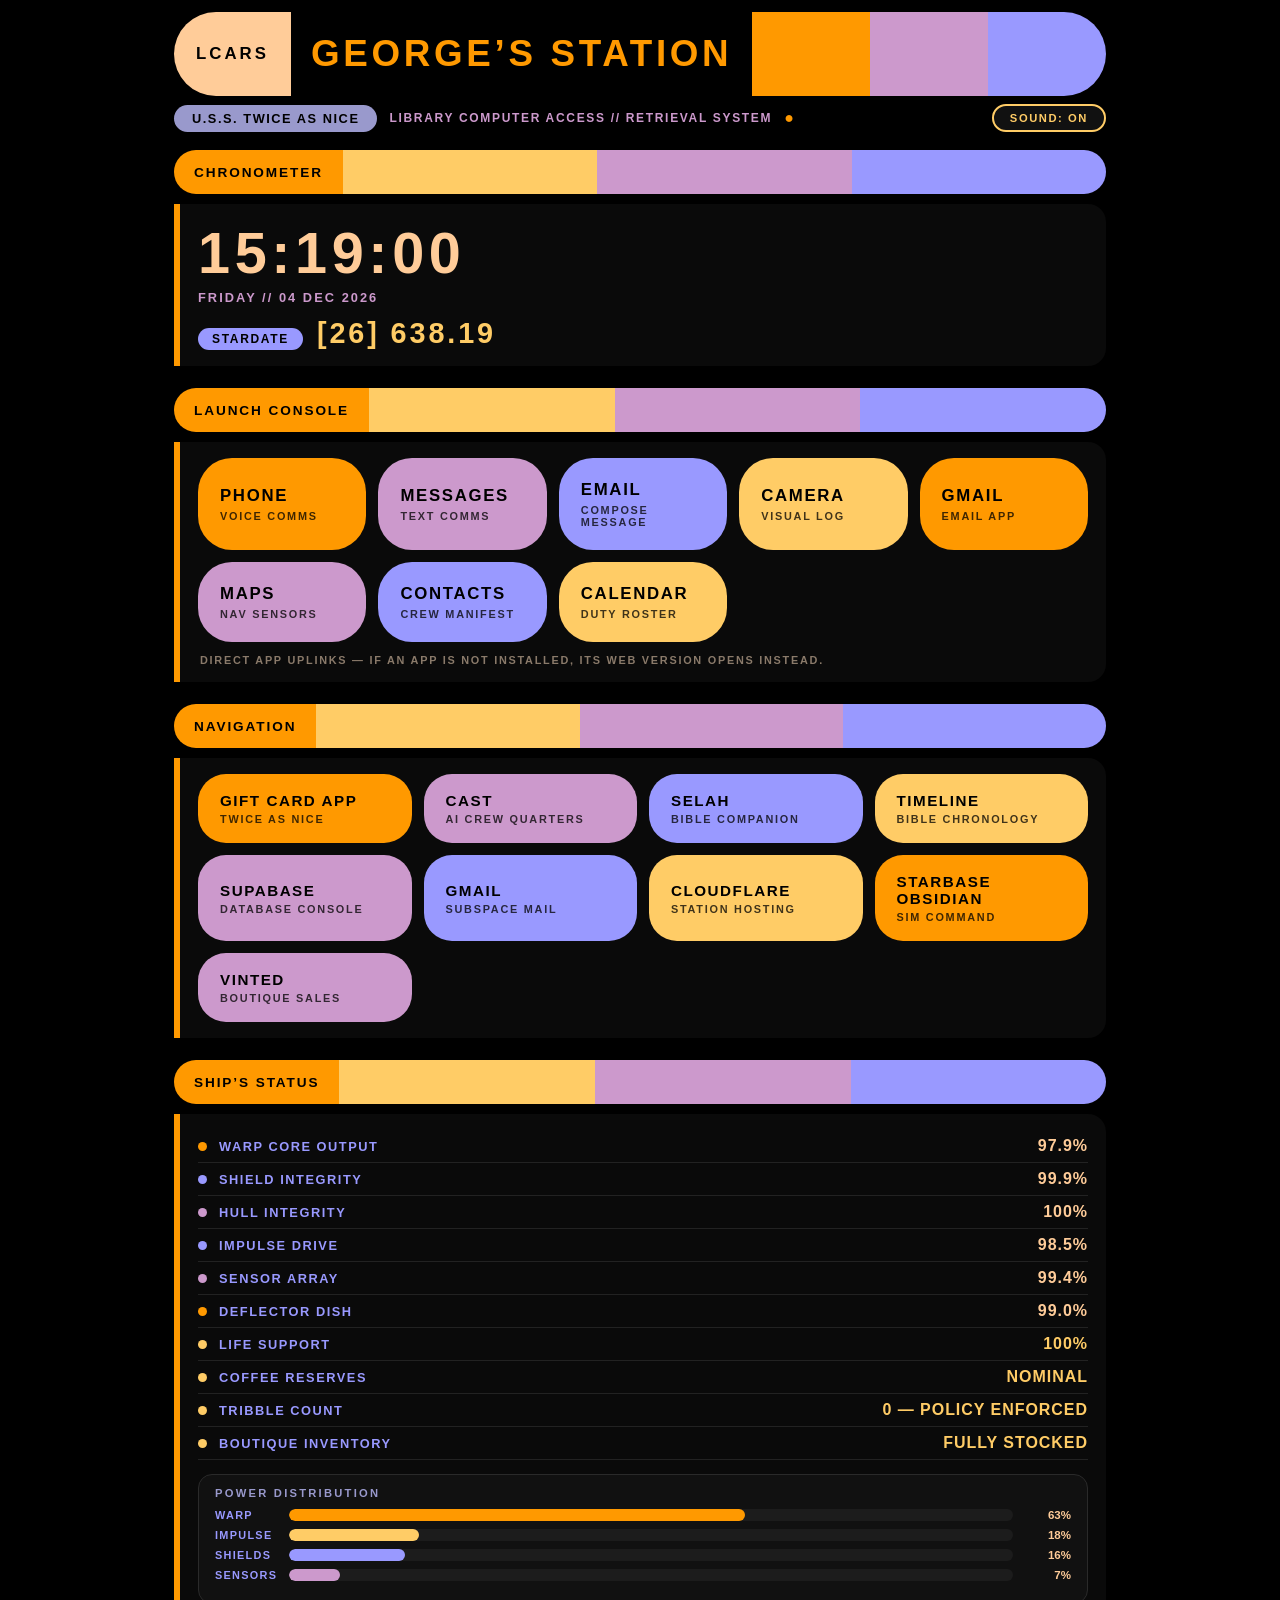
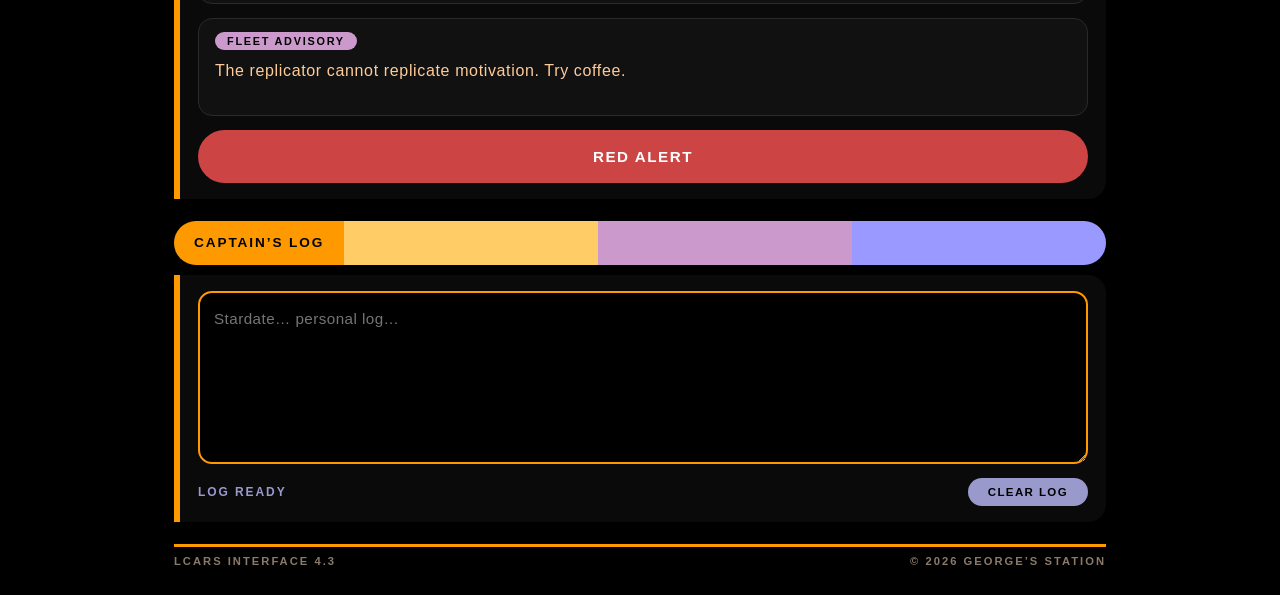
<file: index.html>
<!DOCTYPE html>
<html lang="en">
<head>
<meta charset="UTF-8">
<meta name="viewport" content="width=device-width, initial-scale=1.0">
<title>George's Station &mdash; LCARS</title>
<meta name="theme-color" content="#000000">
<link rel="manifest" href="manifest.json">
<link rel="icon" type="image/svg+xml" href="icon.svg">
<link rel="apple-touch-icon" href="https://files.catbox.moe/0svatu.png">
<link rel="stylesheet" href="styles.css?v=4">
</head>
<body>
<div class="boot-overlay" id="bootOverlay" aria-hidden="true">
  <div class="boot-text">INITIALIZING LCARS INTERFACE<span class="blink">&hellip;</span></div>
</div>

<div class="station">

  <header class="lcars-header">
    <div class="hdr-cap">LCARS</div>
    <div class="hdr-title">GEORGE&rsquo;S STATION</div>
    <div class="hdr-segs"><div class="s1"></div><div class="s2"></div><div class="s3"></div></div>
  </header>
  <div class="hdr-sub">
    <span class="hs-pill">U.S.S. TWICE AS NICE</span>
    <span class="hs-text">LIBRARY COMPUTER ACCESS // RETRIEVAL SYSTEM</span>
    <span class="blink hs-dot" aria-hidden="true">&#9679;</span>
    <button class="snd-toggle" id="soundBtn" type="button" aria-pressed="true">SOUND: ON</button>
  </div>

  <main>

    <section class="panel">
      <div class="panel-head">
        <span class="ph-pill">CHRONOMETER</span>
        <div class="ph-bar"><div class="b1"></div><div class="b2"></div><div class="b3"></div></div>
      </div>
      <div class="panel-body chrono">
        <div class="clock" id="clock">--:--:--</div>
        <div class="date-line" id="dateLine">AWAITING TEMPORAL SYNC</div>
        <div class="stardate-row">
          <span class="sd-label">STARDATE</span>
          <span class="stardate" id="stardate">[--] ---.--</span>
        </div>
      </div>
    </section>

    <section class="panel">
      <div class="panel-head">
        <span class="ph-pill">LAUNCH CONSOLE</span>
        <div class="ph-bar"><div class="b1"></div><div class="b2"></div><div class="b3"></div></div>
      </div>
      <div class="panel-body">
        <nav class="link-grid launch-grid">
          <a class="lcars-btn c-orange" href="tel:">PHONE<span class="btn-sub">VOICE COMMS</span></a>
          <a class="lcars-btn c-purple" href="sms:">MESSAGES<span class="btn-sub">TEXT COMMS</span></a>
          <a class="lcars-btn c-peri" href="mailto:">EMAIL<span class="btn-sub">COMPOSE MESSAGE</span></a>
          <a class="lcars-btn c-tan" href="intent:#Intent;action=android.media.action.STILL_IMAGE_CAMERA;S.browser_fallback_url=https%3A%2F%2Fphotos.google.com%2F;end">CAMERA<span class="btn-sub">VISUAL LOG</span></a>
          <a class="lcars-btn c-orange" href="intent:#Intent;action=android.intent.action.MAIN;category=android.intent.category.APP_EMAIL;S.browser_fallback_url=https%3A%2F%2Fmail.google.com%2F;end">GMAIL<span class="btn-sub">EMAIL APP</span></a>
          <a class="lcars-btn c-purple" href="intent:#Intent;action=android.intent.action.MAIN;category=android.intent.category.APP_MAPS;S.browser_fallback_url=https%3A%2F%2Fmaps.google.com%2F;end">MAPS<span class="btn-sub">NAV SENSORS</span></a>
          <a class="lcars-btn c-peri" href="intent:#Intent;action=android.intent.action.MAIN;category=android.intent.category.APP_CONTACTS;S.browser_fallback_url=https%3A%2F%2Fcontacts.google.com%2F;end">CONTACTS<span class="btn-sub">CREW MANIFEST</span></a>
          <a class="lcars-btn c-tan" href="intent:#Intent;action=android.intent.action.MAIN;category=android.intent.category.APP_CALENDAR;S.browser_fallback_url=https%3A%2F%2Fcalendar.google.com%2F;end">CALENDAR<span class="btn-sub">DUTY ROSTER</span></a>
        </nav>
        <p class="launch-note">DIRECT APP UPLINKS &mdash; IF AN APP IS NOT INSTALLED, ITS WEB VERSION OPENS INSTEAD.</p>
      </div>
    </section>

    <section class="panel">
      <div class="panel-head">
        <span class="ph-pill">NAVIGATION</span>
        <div class="ph-bar"><div class="b1"></div><div class="b2"></div><div class="b3"></div></div>
      </div>
      <div class="panel-body">
        <nav class="link-grid">
          <a class="lcars-btn c-orange" href="https://thomasgdg6-jpg.github.io/twice-as-nice-gift-cards/" target="_blank" rel="noopener">GIFT CARD APP<span class="btn-sub">TWICE AS NICE</span></a>
          <a class="lcars-btn c-purple" href="https://thomasgdg6-jpg.github.io/lcars-start-page/cast/" target="_blank" rel="noopener">CAST<span class="btn-sub">AI CREW QUARTERS</span></a>
          <a class="lcars-btn c-peri" href="https://thomasgdg6-jpg.github.io/lcars-start-page/selah/" target="_blank" rel="noopener">SELAH<span class="btn-sub">BIBLE COMPANION</span></a>
          <a class="lcars-btn c-tan" href="https://thomasgdg6-jpg.github.io/lcars-start-page/timeline/" target="_blank" rel="noopener">TIMELINE<span class="btn-sub">BIBLE CHRONOLOGY</span></a>
          <a class="lcars-btn c-purple" href="https://supabase.com/dashboard/project/pxnskbpjwxshnlbufmgi" target="_blank" rel="noopener">SUPABASE<span class="btn-sub">DATABASE CONSOLE</span></a>
          <a class="lcars-btn c-peri" href="https://mail.google.com/" target="_blank" rel="noopener">GMAIL<span class="btn-sub">SUBSPACE MAIL</span></a>
          <a class="lcars-btn c-tan" href="https://dash.cloudflare.com/" target="_blank" rel="noopener">CLOUDFLARE<span class="btn-sub">STATION HOSTING</span></a>
          <a class="lcars-btn c-orange" href="https://starbaseobsidian.com" target="_blank" rel="noopener">STARBASE OBSIDIAN<span class="btn-sub">SIM COMMAND</span></a>
          <a class="lcars-btn c-purple" href="https://www.vinted.com" target="_blank" rel="noopener">VINTED<span class="btn-sub">BOUTIQUE SALES</span></a>
        </nav>
      </div>
    </section>

    <section class="panel">
      <div class="panel-head">
        <span class="ph-pill">SHIP&rsquo;S STATUS</span>
        <div class="ph-bar"><div class="b1"></div><div class="b2"></div><div class="b3"></div></div>
      </div>
      <div class="panel-body">
        <div class="stat-row"><span class="stat-dot" aria-hidden="true"></span><span class="stat-label">WARP CORE OUTPUT</span><span class="stat-val" id="warpLevel">--</span></div>
        <div class="stat-row"><span class="stat-dot d2" aria-hidden="true"></span><span class="stat-label">SHIELD INTEGRITY</span><span class="stat-val" id="shieldLevel">--</span></div>
        <div class="stat-row"><span class="stat-dot d3" aria-hidden="true"></span><span class="stat-label">HULL INTEGRITY</span><span class="stat-val" id="hullLevel">--</span></div>
        <div class="stat-row"><span class="stat-dot d2" aria-hidden="true"></span><span class="stat-label">IMPULSE DRIVE</span><span class="stat-val" id="impulseLevel">--</span></div>
        <div class="stat-row"><span class="stat-dot d3" aria-hidden="true"></span><span class="stat-label">SENSOR ARRAY</span><span class="stat-val" id="sensorLevel">--</span></div>
        <div class="stat-row"><span class="stat-dot" aria-hidden="true"></span><span class="stat-label">DEFLECTOR DISH</span><span class="stat-val" id="deflectorLevel">--</span></div>
        <div class="stat-row"><span class="stat-dot ok" aria-hidden="true"></span><span class="stat-label">LIFE SUPPORT</span><span class="stat-val ok">100%</span></div>
        <div class="stat-row"><span class="stat-dot ok" aria-hidden="true"></span><span class="stat-label">COFFEE RESERVES</span><span class="stat-val ok">NOMINAL</span></div>
        <div class="stat-row"><span class="stat-dot ok" aria-hidden="true"></span><span class="stat-label">TRIBBLE COUNT</span><span class="stat-val ok">0 &mdash; POLICY ENFORCED</span></div>
        <div class="stat-row"><span class="stat-dot ok" aria-hidden="true"></span><span class="stat-label">BOUTIQUE INVENTORY</span><span class="stat-val ok">FULLY STOCKED</span></div>

        <div class="pwr-block">
          <div class="pwr-title">POWER DISTRIBUTION</div>
          <div class="pwr-row"><span class="pwr-label">WARP</span><div class="pwr-bar"><div class="pwr-fill f-warp" id="pwrWarp"></div></div><span class="pwr-val" id="pwrWarpVal">--</span></div>
          <div class="pwr-row"><span class="pwr-label">IMPULSE</span><div class="pwr-bar"><div class="pwr-fill f-impulse" id="pwrImpulse"></div></div><span class="pwr-val" id="pwrImpulseVal">--</span></div>
          <div class="pwr-row"><span class="pwr-label">SHIELDS</span><div class="pwr-bar"><div class="pwr-fill f-shield" id="pwrShield"></div></div><span class="pwr-val" id="pwrShieldVal">--</span></div>
          <div class="pwr-row"><span class="pwr-label">SENSORS</span><div class="pwr-bar"><div class="pwr-fill f-sensor" id="pwrSensor"></div></div><span class="pwr-val" id="pwrSensorVal">--</span></div>
        </div>

        <div class="tip-box">
          <span class="tip-label">FLEET ADVISORY</span>
          <p class="tip-text" id="tipText">STANDING BY FOR ADVISORY UPLINK&hellip;</p>
        </div>
        <button class="lcars-btn c-red alert-btn" id="alertBtn" type="button">RED ALERT</button>
      </div>
    </section>

    <section class="panel">
      <div class="panel-head">
        <span class="ph-pill">CAPTAIN&rsquo;S LOG</span>
        <div class="ph-bar"><div class="b1"></div><div class="b2"></div><div class="b3"></div></div>
      </div>
      <div class="panel-body">
        <textarea id="captainsLog" rows="6" placeholder="Stardate&hellip; personal log&hellip;"></textarea>
        <div class="log-foot">
          <span class="log-status" id="logStatus">LOG READY</span>
          <button class="mini-btn" id="clearLog" type="button">CLEAR LOG</button>
        </div>
      </div>
    </section>

  </main>

  <footer class="foot">
    <span>LCARS INTERFACE 4.3</span>
    <span>&copy; <span id="year">2026</span> GEORGE&rsquo;S STATION</span>
  </footer>

</div>
<script src="app.js?v=3"></script>
</body>
</html>
</file>
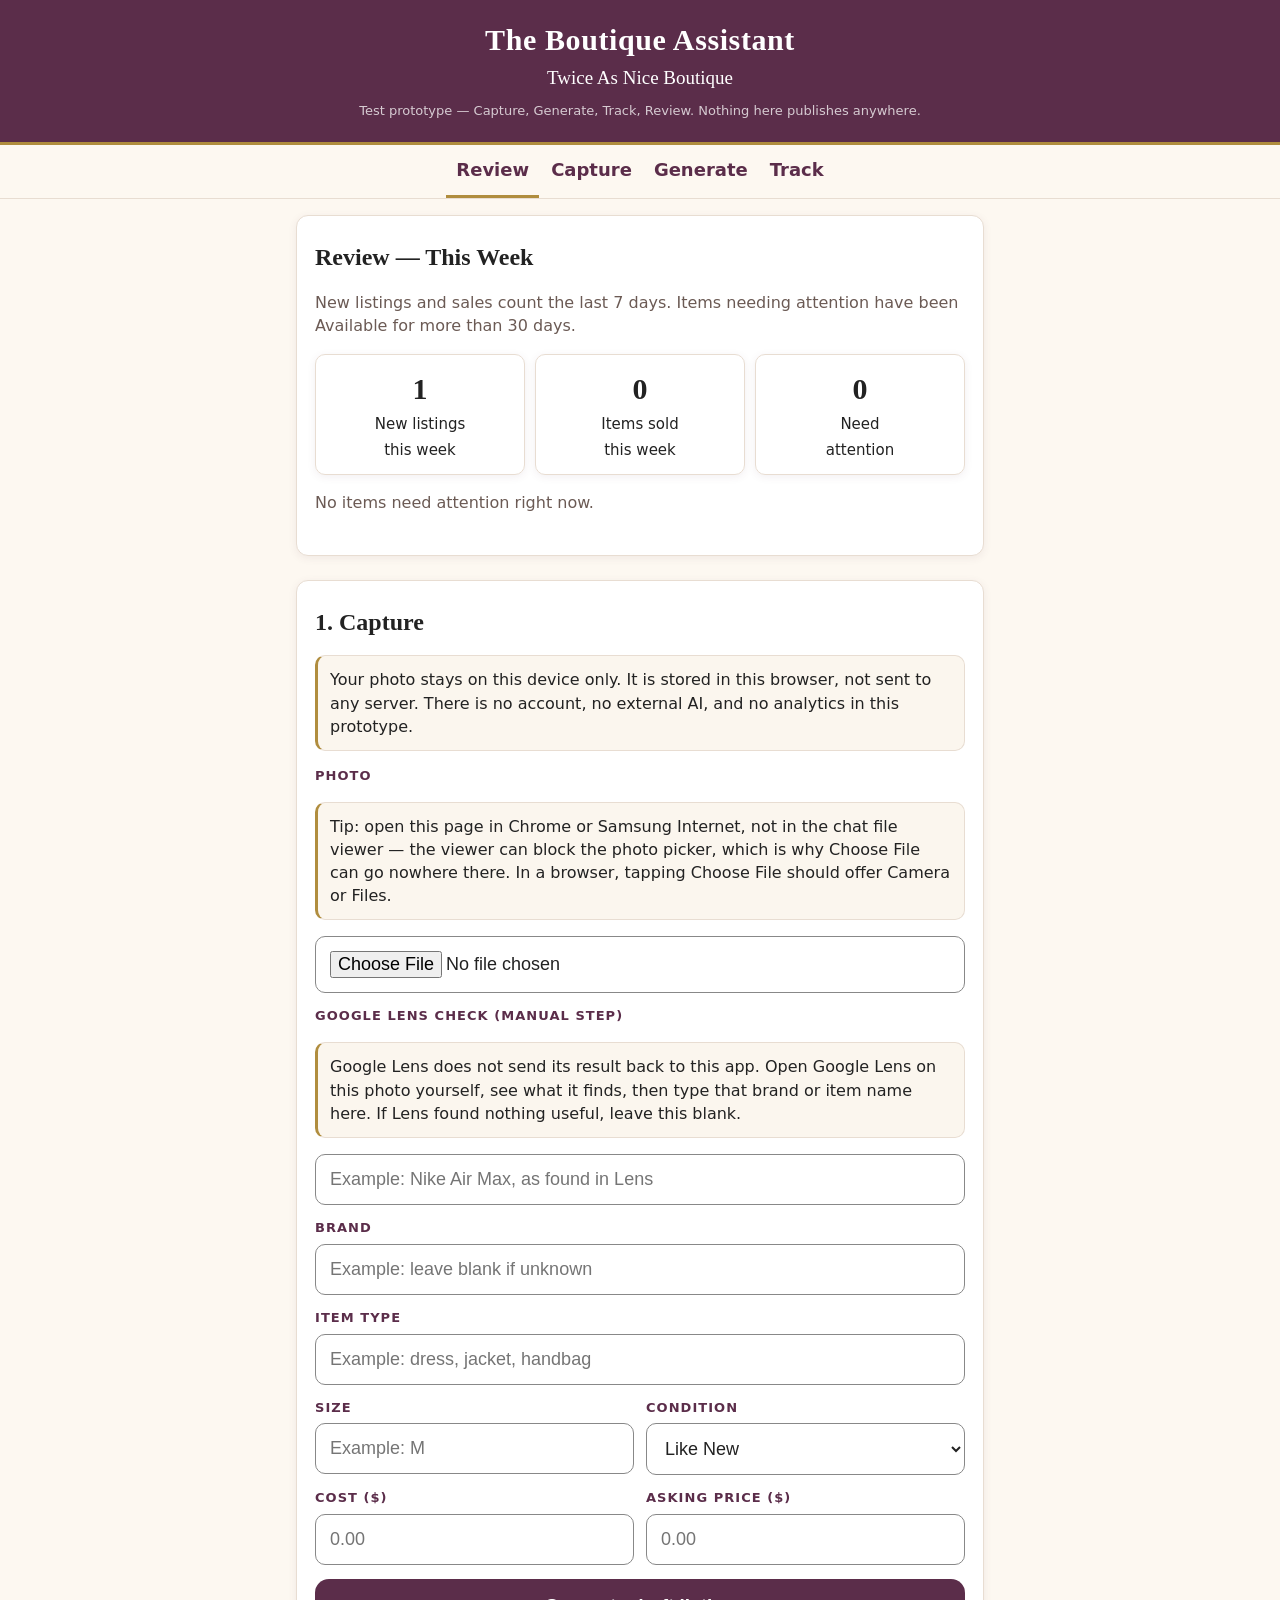
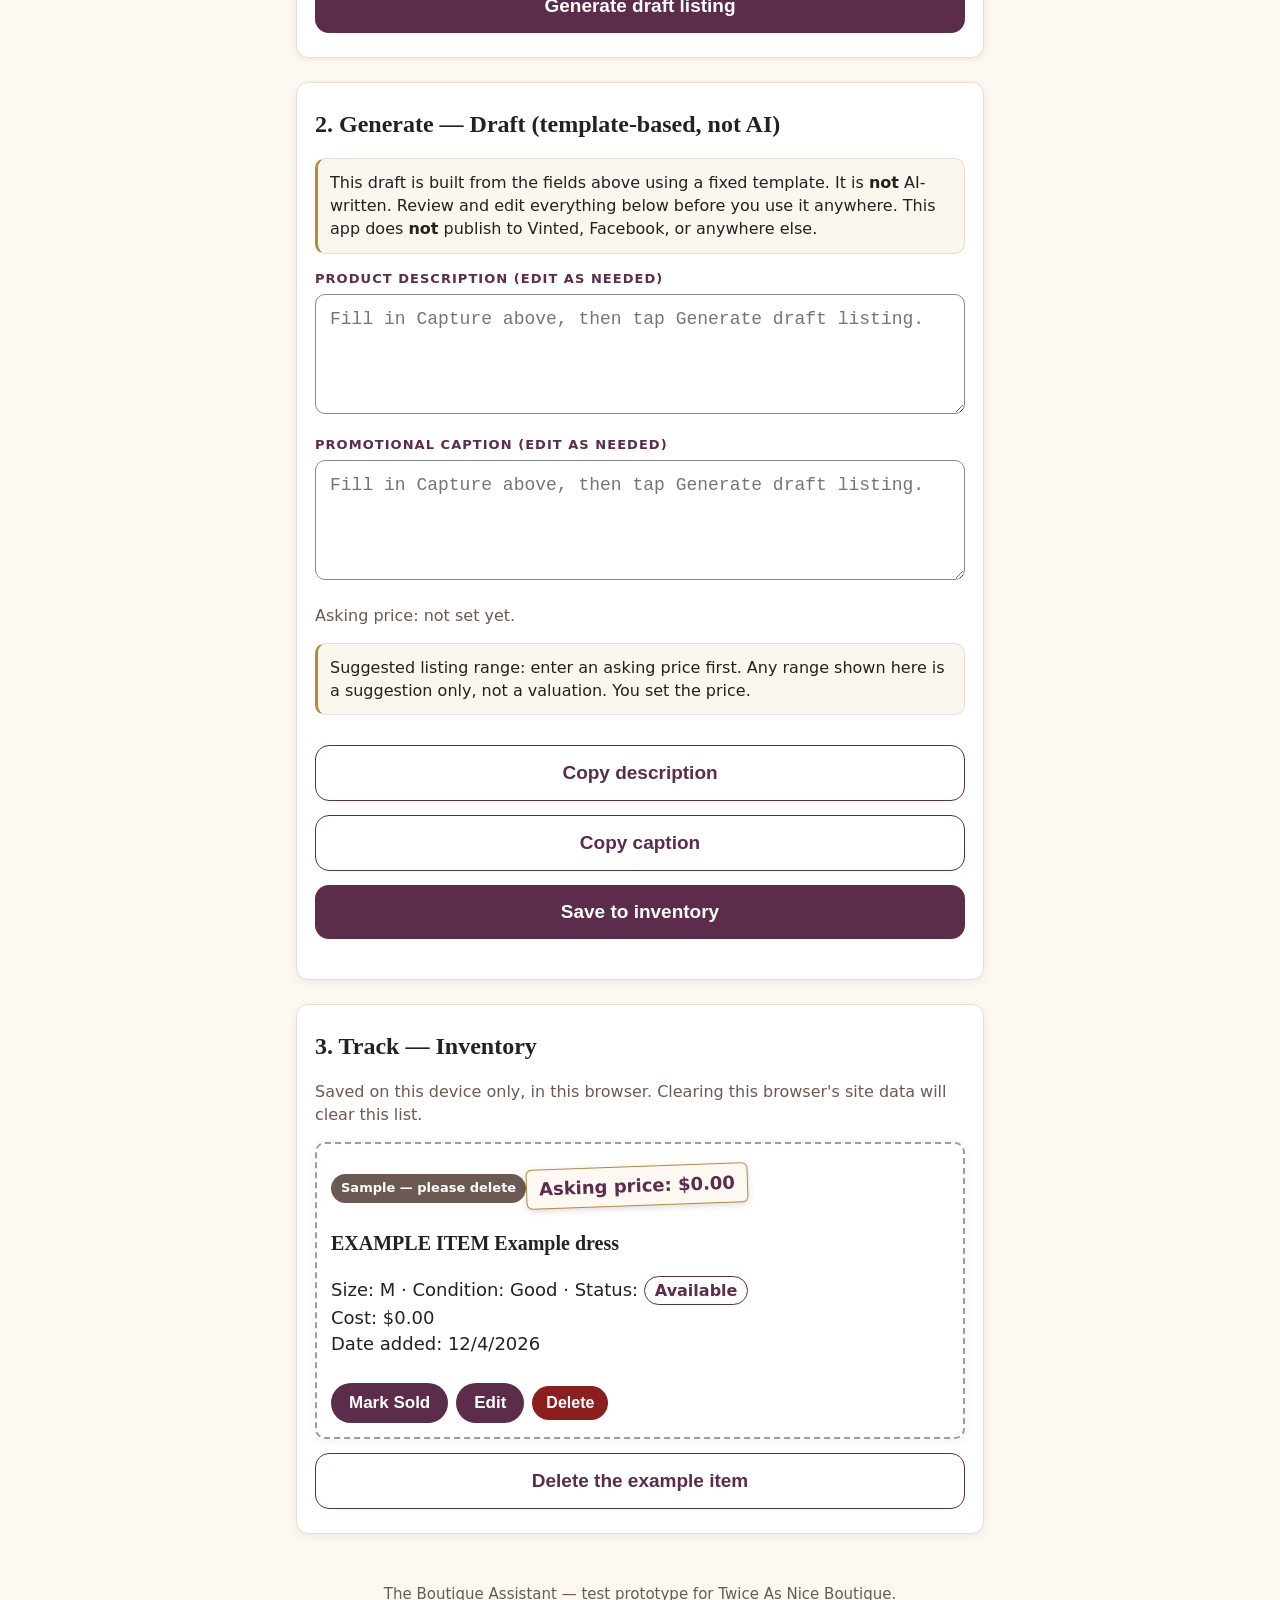
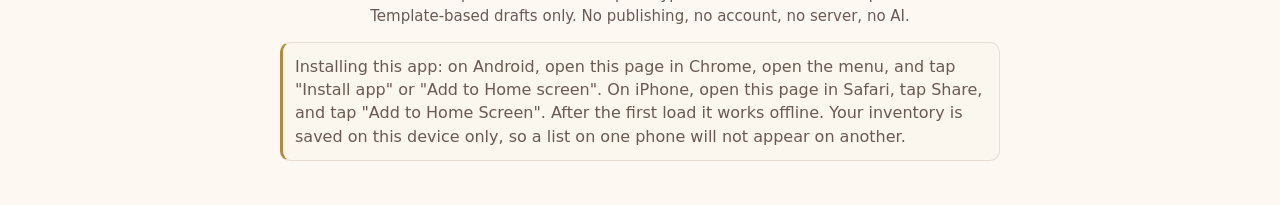
<file: boutique-assistant/index.html>
<!DOCTYPE html>
<html lang="en-US">
<head>
<meta charset="utf-8">
<meta name="viewport" content="width=device-width, initial-scale=1">
<title>The Boutique Assistant - Twice As Nice Boutique</title>
<style>
  :root { color-scheme: light; font-family: system-ui, -apple-system, "Segoe UI", Arial, sans-serif; }
  * { box-sizing: border-box; }
  body { margin: 0; background: #fdf8f1; color: #222; font-size: 18px; line-height: 1.45; }
  header { background: #5b2d4a; color: #fff; padding: 22px 18px; text-align: center; border-bottom: 3px solid #b08d3e; }
  header h1 { margin: 0; font-size: 30px; line-height: 1.2; font-family: Georgia, 'Iowan Old Style', 'Times New Roman', serif; letter-spacing: .02em; }
  header p { margin: 6px 0 0; font-size: 19px; font-family: Georgia, 'Iowan Old Style', 'Times New Roman', serif; }
  header .tag { margin-top: 10px; font-size: 13px; opacity: .75; font-family: system-ui, -apple-system, "Segoe UI", Arial, sans-serif; }
  main { max-width: 720px; margin: 0 auto; padding: 16px; }
  section { background: #fff; border: 1px solid #e8ddd2; border-radius: 12px; padding: 24px 18px; margin-bottom: 24px; box-shadow: 0 2px 8px rgba(91,45,74,.08); }
  h2 { margin: 0 0 12px; font-size: 24px; font-family: Georgia, 'Iowan Old Style', 'Times New Roman', serif; }
  h3 { margin: 16px 0 6px; font-size: 20px; font-family: Georgia, 'Iowan Old Style', 'Times New Roman', serif; }
  label { display: block; font-weight: 700; margin: 14px 0 6px; font-size: 13px; text-transform: uppercase; letter-spacing: .08em; color: #5b2d4a; }
  input, select, textarea { width: 100%; font-size: 18px; padding: 14px; border: 1px solid #888; border-radius: 10px; background: #fff; color: #222; }
  textarea { min-height: 120px; }
  button { width: 100%; font-size: 19px; font-weight: 700; padding: 16px; border: 0; border-radius: 14px; background: #5b2d4a; color: #fff; margin-top: 14px; cursor: pointer; }
  button.secondary { background: #fff; color: #5b2d4a; border: 1px solid #5b2d4a; }
  button.small { width: auto; padding: 10px 18px; font-size: 17px; margin: 8px 8px 0 0; border-radius: 999px; }
  button.danger { background: #8b1e1e; }
  button.small.danger { padding: 8px 14px; font-size: 16px; }
  .note { background: #fbf6ee; border: 1px solid #e8ddd2; border-left: 3px solid #b08d3e; border-radius: 10px; padding: 12px; font-size: 16px; }
  .summary { display: grid; grid-template-columns: 1fr 1fr 1fr; gap: 10px; text-align: center; }
  .stat { border: 1px solid #e8ddd2; border-radius: 10px; padding: 12px 6px; box-shadow: 0 2px 8px rgba(91,45,74,.08); }
  .stat strong { display: block; font-size: 30px; font-family: Georgia, 'Iowan Old Style', 'Times New Roman', serif; }
  .stat span { font-size: 15px; }
  .item { border: 1px solid #e8ddd2; border-radius: 10px; padding: 14px; margin-top: 14px; box-shadow: 0 2px 8px rgba(91,45,74,.08); }
  .item h3 { font-family: Georgia, 'Iowan Old Style', 'Times New Roman', serif; }
  .item img { width: 100%; aspect-ratio: 4/5; max-height: none; object-fit: cover; border-radius: 10px; box-shadow: 0 2px 8px rgba(91,45,74,.08); }
  .example { border: 2px dashed #a89a8f; }
  .example-badge { background: #6b5a54; color: #fff; font-weight: 700; font-size: 13px; padding: 5px 10px; border-radius: 999px; display: inline-block; margin-bottom: 10px; }
  .step-nav { position: sticky; top: 0; z-index: 10; background: #fdf8f1; border-bottom: 1px solid #e8ddd2; display: flex; justify-content: center; gap: 2px; padding: 0 4px; }
  .step-nav a { color: #5b2d4a; text-decoration: none; font-weight: 700; font-size: 18px; padding: 12px 10px; border-bottom: 3px solid transparent; }
  .step-nav a.active { border-bottom-color: #b08d3e; }
  section { scroll-margin-top: 64px; }
  .photo-wrap { position: relative; }
  .price-tag { position: absolute; right: 10px; bottom: 10px; background: #fdf8f1; color: #5b2d4a; font-weight: 700; font-size: 18px; padding: 6px 12px; border: 1px solid #b08d3e; border-radius: 6px; transform: rotate(-2deg); box-shadow: 0 2px 6px rgba(91,45,74,.18); }
  .price-tag-nophoto { position: static; display: inline-block; margin: 8px 0 2px; }
  .status-pill { display: inline-block; font-size: 16px; font-weight: 700; padding: 2px 10px; border-radius: 999px; }
  .status-available { color: #5b2d4a; border: 1.5px solid #5b2d4a; background: #fff; }
  .status-sold { color: #fff; background: #7a8b6d; }
  #photoPreview { width: 100%; max-height: 320px; object-fit: cover; border-radius: 8px; display: none; margin-top: 10px; }
  .row { display: grid; grid-template-columns: 1fr 1fr; gap: 12px; }
  .muted { color: #6b5a54; font-size: 16px; }
  footer { text-align: center; padding: 10px 16px 30px; color: #6b5a54; font-size: 15px; }
  @media (max-width: 520px) { .summary { grid-template-columns: 1fr; } .row { grid-template-columns: 1fr; } }
</style>
<link rel="manifest" href="manifest.webmanifest">
<meta name="theme-color" content="#5b2d4a">
<meta name="mobile-web-app-capable" content="yes">
<meta name="apple-mobile-web-app-capable" content="yes">
<meta name="apple-mobile-web-app-status-bar-style" content="default">
<meta name="apple-mobile-web-app-title" content="Boutique Asst">
<link rel="apple-touch-icon" href="icons/icon.svg">
<link rel="icon" type="image/svg+xml" href="icons/icon.svg">
</head>
<body>
<header>
  <h1>The Boutique Assistant</h1>
  <p>Twice As Nice Boutique</p>
  <p class="tag">Test prototype &mdash; Capture, Generate, Track, Review. Nothing here publishes anywhere.</p>
</header>
<nav class="step-nav" aria-label="Sections">
  <a href="#review">Review</a>
  <a href="#capture">Capture</a>
  <a href="#generate">Generate</a>
  <a href="#track">Track</a>
</nav>

<main>
  <section id="review" aria-labelledby="review-heading">
    <h2 id="review-heading">Review &mdash; This Week</h2>
    <p class="muted">New listings and sales count the last 7 days. Items needing attention have been Available for more than 30 days.</p>
    <div class="summary">
      <div class="stat"><strong id="statNew">0</strong><span>New listings<br>this week</span></div>
      <div class="stat"><strong id="statSold">0</strong><span>Items sold<br>this week</span></div>
      <div class="stat"><strong id="statAttention">0</strong><span>Need<br>attention</span></div>
    </div>
    <p id="attentionList" class="muted"></p>
  </section>

  <section id="capture" aria-labelledby="capture-heading">
    <h2 id="capture-heading">1. Capture</h2>
    <p class="note">Your photo stays on this device only. It is stored in this browser, not sent to any server. There is no account, no external AI, and no analytics in this prototype.</p>
    <label for="photo">Photo</label>
    <p class="note">Tip: open this page in Chrome or Samsung Internet, not in the chat file viewer — the viewer can block the photo picker, which is why Choose File can go nowhere there. In a browser, tapping Choose File should offer Camera or Files.</p>
    <input type="file" id="photo" accept="image/*">
    <img id="photoPreview" alt="Photo preview">
    <label for="lensFound">Google Lens check (manual step)</label>
    <p class="note">Google Lens does not send its result back to this app. Open Google Lens on this photo yourself, see what it finds, then type that brand or item name here. If Lens found nothing useful, leave this blank.</p>
    <input type="text" id="lensFound" autocomplete="off" placeholder="Example: Nike Air Max, as found in Lens">
    <label for="brand">Brand</label>
    <input type="text" id="brand" autocomplete="off" placeholder="Example: leave blank if unknown">
    <label for="itemType">Item type</label>
    <input type="text" id="itemType" autocomplete="off" placeholder="Example: dress, jacket, handbag">
    <div class="row">
      <div>
        <label for="size">Size</label>
        <input type="text" id="size" autocomplete="off" placeholder="Example: M">
      </div>
      <div>
        <label for="condition">Condition</label>
        <select id="condition">
          <option>New</option>
          <option>New, without store tags</option>
          <option selected>Like New</option>
          <option>Good</option>
          <option>Fair</option>
        </select>
      </div>
    </div>
    <div class="row">
      <div>
        <label for="cost">Cost ($)</label>
        <input type="number" id="cost" min="0" step="0.01" inputmode="decimal" placeholder="0.00">
      </div>
      <div>
        <label for="askingPrice">Asking price ($)</label>
        <input type="number" id="askingPrice" min="0" step="0.01" inputmode="decimal" placeholder="0.00">
      </div>
    </div>
    <button type="button" id="generateBtn">Generate draft listing</button>
  </section>

  <section id="generate" aria-labelledby="generate-heading">
    <h2 id="generate-heading">2. Generate &mdash; Draft (template-based, not AI)</h2>
    <p class="note">This draft is built from the fields above using a fixed template. It is <strong>not</strong> AI-written. Review and edit everything below before you use it anywhere. This app does <strong>not</strong> publish to Vinted, Facebook, or anywhere else.</p>
    <label for="description">Product description (edit as needed)</label>
    <textarea id="description" placeholder="Fill in Capture above, then tap Generate draft listing."></textarea>
    <label for="caption">Promotional caption (edit as needed)</label>
    <textarea id="caption" placeholder="Fill in Capture above, then tap Generate draft listing."></textarea>
    <p id="priceNote" class="muted">Asking price: not set yet.</p>
    <p class="note" id="rangeNote">Suggested listing range: enter an asking price first. Any range shown here is a suggestion only, not a valuation. You set the price.</p>
    <button type="button" id="copyDescBtn" class="secondary">Copy description</button>
    <button type="button" id="copyCaptionBtn" class="secondary">Copy caption</button>
    <button type="button" id="saveBtn">Save to inventory</button>
    <button type="button" id="cancelEditBtn" class="secondary" style="display:none">Cancel edit</button>
    <p id="saveMsg" class="muted" role="status"></p>
  </section>

  <section id="track" aria-labelledby="track-heading">
    <h2 id="track-heading">3. Track &mdash; Inventory</h2>
    <p class="muted">Saved on this device only, in this browser. Clearing this browser's site data will clear this list.</p>
    <div id="inventory"></div>
    <button type="button" id="clearExampleBtn" class="secondary">Delete the example item</button>
  </section>
</main>

<footer>
  The Boutique Assistant &mdash; test prototype for Twice As Nice Boutique.<br>
  Template-based drafts only. No publishing, no account, no server, no AI.
<p class="note" style="max-width:720px;margin:14px auto;text-align:left;">Installing this app: on Android, open this page in Chrome, open the menu, and tap "Install app" or "Add to Home screen". On iPhone, open this page in Safari, tap Share, and tap "Add to Home Screen". After the first load it works offline. Your inventory is saved on this device only, so a list on one phone will not appear on another.</p>
</footer>

<script>
"use strict";
var KEY = "boutiqueAssistantInventoryV1";
var photoData = "";
var editingId = null;
var exampleId = "example-item-please-delete";

function money(n) {
  return "$" + Number(n).toFixed(2);
}
function fmtDate(iso) {
  try { return new Date(iso).toLocaleDateString("en-US"); } catch (e) { return iso; }
}
function load() {
  try {
    var raw = localStorage.getItem(KEY);
    if (!raw) return null;
    var items = JSON.parse(raw);
    return Array.isArray(items) ? items : null;
  } catch (e) { return null; }
}
function save(items) {
  localStorage.setItem(KEY, JSON.stringify(items));
}
function seedIfEmpty() {
  var items = load();
  if (items !== null) return items;
  items = [{
    id: exampleId,
    brand: "EXAMPLE ITEM",
    type: "Example dress",
    size: "M",
    condition: "Good",
    cost: 0,
    price: 0,
    status: "Available",
    dateAdded: new Date().toISOString(),
    soldDate: null,
    photo: "",
    isExample: true
  }];
  save(items);
  return items;
}
function descriptionFor(d) {
  var brand = d.brand ? d.brand + " " : "";
  var type = d.type || "item";
  var size = d.size ? " Size " + d.size + "." : "";
  var out = brand + type + " from Twice As Nice Boutique." + size;
  out += " Condition: " + d.condition + ".";
  if (d.lens) out += " Google Lens check noted: " + d.lens + ".";
  if (d.price) out += " Asking price: " + money(d.price) + ".";
  out += " Please check the photos and ask us if you have any questions before buying.";
  return out;
}
function captionFor(d) {
  var brand = d.brand ? d.brand + " " : "";
  var type = d.type || "item";
  var text = "New at Twice As Nice Boutique! " + brand + type;
  if (d.size) text += " (Size " + d.size + ")";
  text += " in " + d.condition + " condition.";
  if (d.price) text += " Asking " + money(d.price) + ".";
  text += " Come see it in the shop, or message us to claim it!";
  return text;
}
function rangeText(price) {
  if (!price) return "Suggested listing range: enter an asking price first. Any range shown here is a suggestion only, not a valuation. You set the price.";
  var low = Math.round(price * 0.9 * 100) / 100;
  var high = Math.round(price * 1.1 * 100) / 100;
  return "Suggested listing range (suggestion only, not a valuation): " + money(low) + " to " + money(high) + ". This range is simply 10% below and 10% above the asking price you entered. You set the price, and you can change it.";
}
function render() {
  var items = seedIfEmpty();
  var now = Date.now();
  var sevenDays = 7 * 24 * 60 * 60 * 1000;
  var thirtyDays = 30 * 24 * 60 * 60 * 1000;
  var newCount = 0, soldCount = 0, attention = [];
  items.forEach(function (it) {
    if (now - new Date(it.dateAdded).getTime() <= sevenDays) newCount++;
    if (it.status === "Sold" && it.soldDate && now - new Date(it.soldDate).getTime() <= sevenDays) soldCount++;
    if (it.status === "Available" && now - new Date(it.dateAdded).getTime() > thirtyDays) attention.push(it);
  });
  document.getElementById("statNew").textContent = newCount;
  document.getElementById("statSold").textContent = soldCount;
  document.getElementById("statAttention").textContent = attention.length;
  document.getElementById("attentionList").textContent = attention.length
    ? "Needing attention: " + attention.map(function (it) { return (it.brand || "Unbranded") + " " + (it.type || "item"); }).join("; ") + "."
    : "No items need attention right now.";
  var wrap = document.getElementById("inventory");
  wrap.innerHTML = "";
  if (!items.length) {
    wrap.innerHTML = "<p>Your inventory is empty. Add an item above to start.</p>";
    return;
  }
  items.slice().reverse().forEach(function (it) {
    var div = document.createElement("div");
    div.className = "item" + (it.isExample ? " example" : "");
    var html = "";
    if (it.isExample) html += '<span class="example-badge">Sample &mdash; please delete</span>';
    if (it.photo) html += '<div class="photo-wrap"><img src="' + it.photo.replace(/"/g, "") + '" alt="Item photo"><span class="price-tag">Asking price: ' + money(it.price || 0) + '</span></div>';
    else html += '<span class="price-tag price-tag-nophoto">Asking price: ' + money(it.price || 0) + '</span>';
    html += "<h3>" + escapeHtml((it.brand || "Unbranded") + " " + (it.type || "item")) + "</h3>";
    if (it.lens) html += "<p>Lens check: " + escapeHtml(it.lens) + "</p>";
    html += "<p>Size: " + escapeHtml(it.size || "Not listed") + " &middot; Condition: " + escapeHtml(it.condition) +
      " &middot; Status: " + '<span class="status-pill status-' + (it.status === "Sold" ? "sold" : "available") + '">' + escapeHtml(it.status) + "</span>" +
      "<br>Cost: " + money(it.cost || 0) +
      "<br>Date added: " + fmtDate(it.dateAdded) + "</p>";
    div.innerHTML = html;
    var soldBtn = document.createElement("button");
    soldBtn.type = "button"; soldBtn.className = "small";
    soldBtn.textContent = it.status === "Sold" ? "Mark Available" : "Mark Sold";
    soldBtn.onclick = function () {
      var all = load() || [];
      all.forEach(function (x) {
        if (x.id === it.id) {
          x.status = x.status === "Sold" ? "Available" : "Sold";
          x.soldDate = x.status === "Sold" ? new Date().toISOString() : null;
        }
      });
      save(all); render();
    };
    var delBtn = document.createElement("button");
    delBtn.type = "button"; delBtn.className = "small danger"; delBtn.textContent = "Delete";
    delBtn.onclick = function () {
      save((load() || []).filter(function (x) { return x.id !== it.id; }));
      render();
    };
    var editBtn = document.createElement("button");
    editBtn.type = "button"; editBtn.className = "small"; editBtn.textContent = "Edit";
    editBtn.onclick = function () {
      document.getElementById("brand").value = it.brand || "";
      document.getElementById("lensFound").value = it.lens || "";
      document.getElementById("itemType").value = it.type || "";
      document.getElementById("size").value = it.size || "";
      document.getElementById("condition").value = it.condition || "Like New";
      document.getElementById("cost").value = it.cost || 0;
      document.getElementById("askingPrice").value = it.price || 0;
      photoData = it.photo || "";
      var prev = document.getElementById("photoPreview");
      if (photoData) { prev.src = photoData; prev.style.display = "block"; } else { prev.style.display = "none"; }
      editingId = it.id;
      document.getElementById("saveBtn").textContent = "Update item";
      document.getElementById("cancelEditBtn").style.display = "block";
      document.getElementById("saveMsg").textContent = "Editing this item. Change any field above, then tap Update item.";
      window.scrollTo(0, 0);
    };
    div.appendChild(soldBtn); div.appendChild(editBtn); div.appendChild(delBtn);
    wrap.appendChild(div);
  });
}
function escapeHtml(s) {
  return String(s).replace(/&/g, "&amp;").replace(/</g, "&lt;").replace(/>/g, "&gt;").replace(/"/g, "&quot;");
}
document.getElementById("photo").addEventListener("change", function (ev) {
  var file = ev.target.files && ev.target.files[0];
  if (!file) return;
  var reader = new FileReader();
  reader.onload = function () {
    var img = new Image();
    img.onload = function () {
      var max = 800, w = img.width, h = img.height;
      if (w > max || h > max) {
        var scale = Math.min(max / w, max / h);
        w = Math.round(w * scale); h = Math.round(h * scale);
      }
      var c = document.createElement("canvas");
      c.width = w; c.height = h;
      c.getContext("2d").drawImage(img, 0, 0, w, h);
      photoData = c.toDataURL("image/jpeg", 0.82);
      var prev = document.getElementById("photoPreview");
      prev.src = photoData; prev.style.display = "block";
    };
    img.src = reader.result;
  };
  reader.readAsDataURL(file);
});
document.getElementById("generateBtn").addEventListener("click", function () {
  var d = {
    brand: document.getElementById("brand").value.trim(),
    lens: document.getElementById("lensFound").value.trim(),
    type: document.getElementById("itemType").value.trim(),
    size: document.getElementById("size").value.trim(),
    condition: document.getElementById("condition").value,
    price: parseFloat(document.getElementById("askingPrice").value) || 0
  };
  document.getElementById("description").value = descriptionFor(d);
  document.getElementById("caption").value = captionFor(d);
  document.getElementById("priceNote").textContent = d.price ? "Asking price: " + money(d.price) + " (your price)." : "Asking price: not set yet.";
  document.getElementById("rangeNote").textContent = rangeText(d.price);
});
document.getElementById("saveBtn").addEventListener("click", function () {
  var items = load() || [];
  if (editingId) {
    items.forEach(function (x) {
      if (x.id === editingId) {
        x.brand = document.getElementById("brand").value.trim();
        x.lens = document.getElementById("lensFound").value.trim();
        x.type = document.getElementById("itemType").value.trim();
        x.size = document.getElementById("size").value.trim();
        x.condition = document.getElementById("condition").value;
        x.cost = parseFloat(document.getElementById("cost").value) || 0;
        x.price = parseFloat(document.getElementById("askingPrice").value) || 0;
        x.photo = photoData;
        x.isExample = false;
      }
    });
    save(items);
    editingId = null;
    document.getElementById("saveBtn").textContent = "Save to inventory";
    document.getElementById("cancelEditBtn").style.display = "none";
    document.getElementById("saveMsg").textContent = "Item updated.";
    render();
    return;
  }
  var item = {
    id: "item-" + Date.now(),
    brand: document.getElementById("brand").value.trim(),
    lens: document.getElementById("lensFound").value.trim(),
    type: document.getElementById("itemType").value.trim(),
    size: document.getElementById("size").value.trim(),
    condition: document.getElementById("condition").value,
    cost: parseFloat(document.getElementById("cost").value) || 0,
    price: parseFloat(document.getElementById("askingPrice").value) || 0,
    status: "Available",
    dateAdded: new Date().toISOString(),
    soldDate: null,
    photo: photoData,
    isExample: false
  };
  items.push(item);
  save(items);
  document.getElementById("saveMsg").textContent = "Saved to inventory.";
  render();
});
document.getElementById("cancelEditBtn").addEventListener("click", function () {
  editingId = null;
  document.getElementById("saveBtn").textContent = "Save to inventory";
  document.getElementById("cancelEditBtn").style.display = "none";
  document.getElementById("saveMsg").textContent = "Edit cancelled. Nothing was changed.";
});
document.getElementById("copyDescBtn").addEventListener("click", function () {
  var el = document.getElementById("description"); el.select();
  try { document.execCommand("copy"); } catch (e) {}
});
document.getElementById("copyCaptionBtn").addEventListener("click", function () {
  var el = document.getElementById("caption"); el.select();
  try { document.execCommand("copy"); } catch (e) {}
});
document.getElementById("clearExampleBtn").addEventListener("click", function () {
  save((load() || []).filter(function (x) { return x.id !== exampleId; }));
  render();
});
var navLinks = document.querySelectorAll(".step-nav a");
var navSections = ["review", "capture", "generate", "track"].map(function (id) { return document.getElementById(id); });
function markNav() {
  var pos = window.scrollY + 90;
  var current = "review";
  navSections.forEach(function (s) { if (s && s.offsetTop <= pos) current = s.id; });
  navLinks.forEach(function (a) { a.classList.toggle("active", a.getAttribute("href") === "#" + current); });
}
window.addEventListener("scroll", markNav, { passive: true });
markNav();
render();
</script>
<script>
"use strict";
try {
  if ("serviceWorker" in navigator && (window.location.protocol === "https:" || window.location.hostname === "localhost")) {
    navigator.serviceWorker.register("sw.js").catch(function () {});
  }
} catch (e) {}
</script>
</body>
</html>
</file>
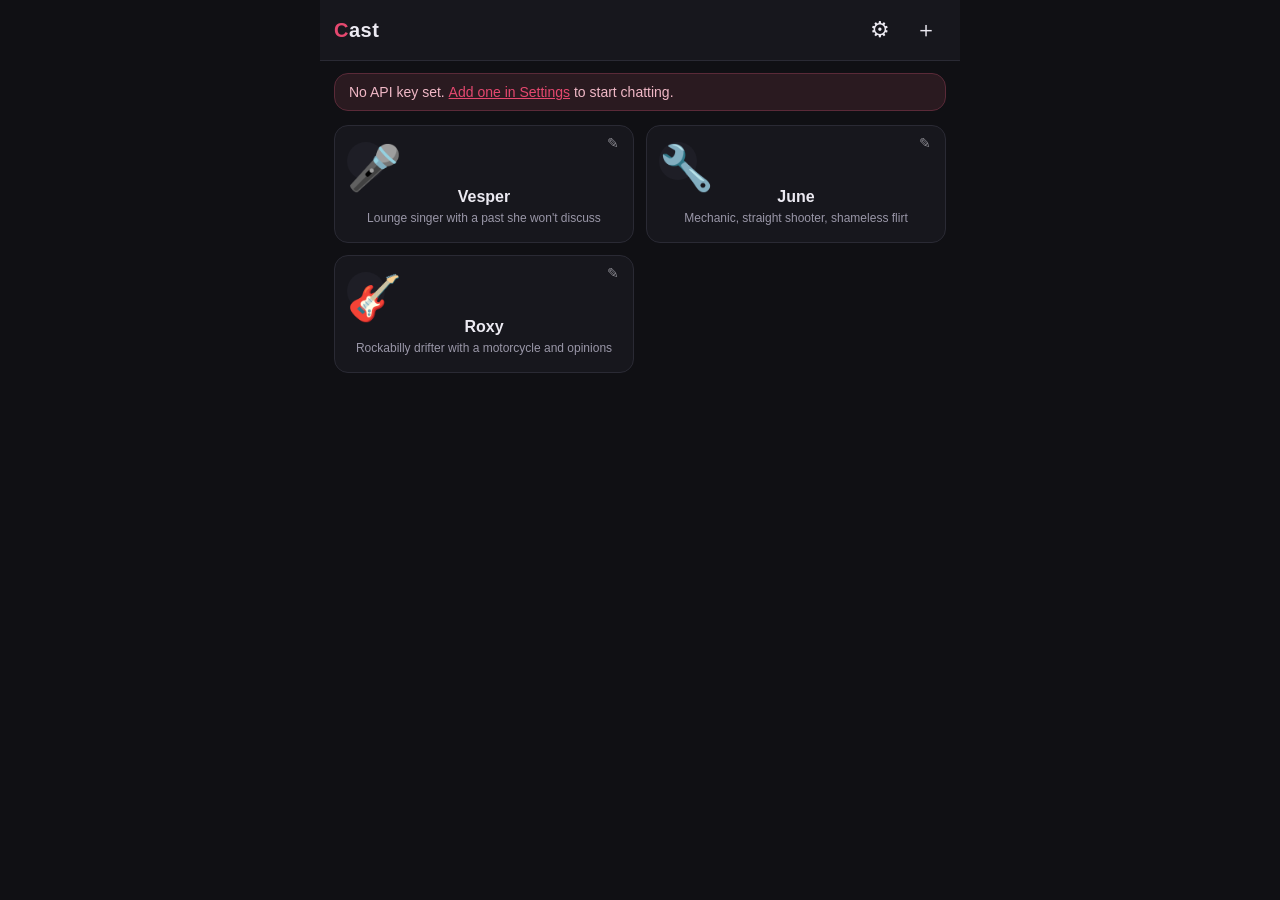
<file: cast/index.html>
<!DOCTYPE html>
<html lang="en">
<head>
<meta charset="UTF-8">
<meta name="viewport" content="width=device-width, initial-scale=1.0, viewport-fit=cover">
<title>Cast — Your Characters</title>
<link rel="manifest" href="manifest.json">
<link rel="icon" type="image/svg+xml" href="icon.svg">
<link rel="apple-touch-icon" href="icon.svg">
<link rel="stylesheet" href="styles.css">
</head>
<body>
<div id="app">

  <!-- ROSTER -->
  <section id="screen-roster" class="screen active">
    <header class="topbar">
      <h1>Cast</h1>
      <div class="topbar-actions">
        <button id="btn-settings" class="icon-btn" title="Settings">⚙</button>
        <button id="btn-new-char" class="icon-btn" title="New character">＋</button>
      </div>
    </header>
    <div id="key-warning" class="warning hidden">
      No API key set. <button id="btn-key-warning" class="link-btn">Add one in Settings</button> to start chatting.
    </div>
    <div id="roster" class="roster"></div>
  </section>

  <!-- CHAT -->
  <section id="screen-chat" class="screen">
    <header class="topbar chat-topbar">
      <button id="btn-back" class="icon-btn">‹</button>
      <div class="chat-title">
        <span id="chat-avatar" class="avatar"></span>
        <div>
          <div id="chat-name" class="chat-name"></div>
          <div id="chat-status" class="chat-status">online</div>
        </div>
      </div>
      <button id="btn-clear-chat" class="icon-btn" title="Clear conversation">🗑</button>
    </header>
    <div id="messages" class="messages"></div>
    <div id="typing" class="typing hidden"><span></span><span></span><span></span></div>
    <footer class="composer">
      <input id="input" type="text" placeholder="Say something…" autocomplete="off" maxlength="2000">
      <button id="btn-send" class="send-btn">➤</button>
    </footer>
  </section>

  <!-- CHARACTER EDITOR -->
  <section id="screen-editor" class="screen">
    <header class="topbar">
      <button id="btn-editor-back" class="icon-btn">‹</button>
      <h1 id="editor-title">New Character</h1>
      <button id="btn-editor-save" class="text-btn">Save</button>
    </header>
    <div class="form">
      <label>Name<input id="f-name" type="text" maxlength="40" placeholder="e.g. Vesper"></label>
      <label>Tagline<input id="f-tagline" type="text" maxlength="80" placeholder="e.g. Lounge singer with a past"></label>
      <label>Avatar (emoji)<input id="f-avatar" type="text" maxlength="4" placeholder="🎤"></label>
      <label>Personality &amp; backstory
        <textarea id="f-persona" rows="6" placeholder="Who are they? How do they talk? What do they want?"></textarea>
      </label>
      <label>First message
        <textarea id="f-greeting" rows="3" placeholder="What they say when the chat opens"></textarea>
      </label>
      <button id="btn-delete-char" class="danger-btn hidden">Delete character</button>
    </div>
  </section>

  <!-- SETTINGS -->
  <section id="screen-settings" class="screen">
    <header class="topbar">
      <button id="btn-settings-back" class="icon-btn">‹</button>
      <h1>Settings</h1>
    </header>
    <div class="form">
      <label>Provider
        <select id="s-provider">
          <option value="groq">Groq — free key, no card (recommended)</option>
          <option value="gemini">Google AI Studio (Gemini) — free</option>
          <option value="openai">OpenAI-compatible (OpenRouter…)</option>
        </select>
      </label>
      <label>API key
        <input id="s-key" type="password" placeholder="Paste your key — stored only on this device" autocomplete="off">
      </label>
      <p class="hint">Groq: free key at <b>console.groq.com/keys</b> (no credit card). Gemini: <b>aistudio.google.com</b>. It never leaves your device.</p>
      <div id="openai-extra" class="hidden">
        <label>Base URL<input id="s-base" type="text" placeholder="https://api.groq.com/openai/v1"></label>
      </div>
      <label>Model<input id="s-model" type="text" placeholder="openai/gpt-oss-120b"></label>
      <p class="hint">Model names change over time — check your provider's docs if one stops working.</p>
      <button id="btn-test-key" class="text-btn">Test key</button>
      <div id="test-result" class="hint"></div>
    </div>
  </section>

</div>
<script src="app.js"></script>
</body>
</html>
</file>
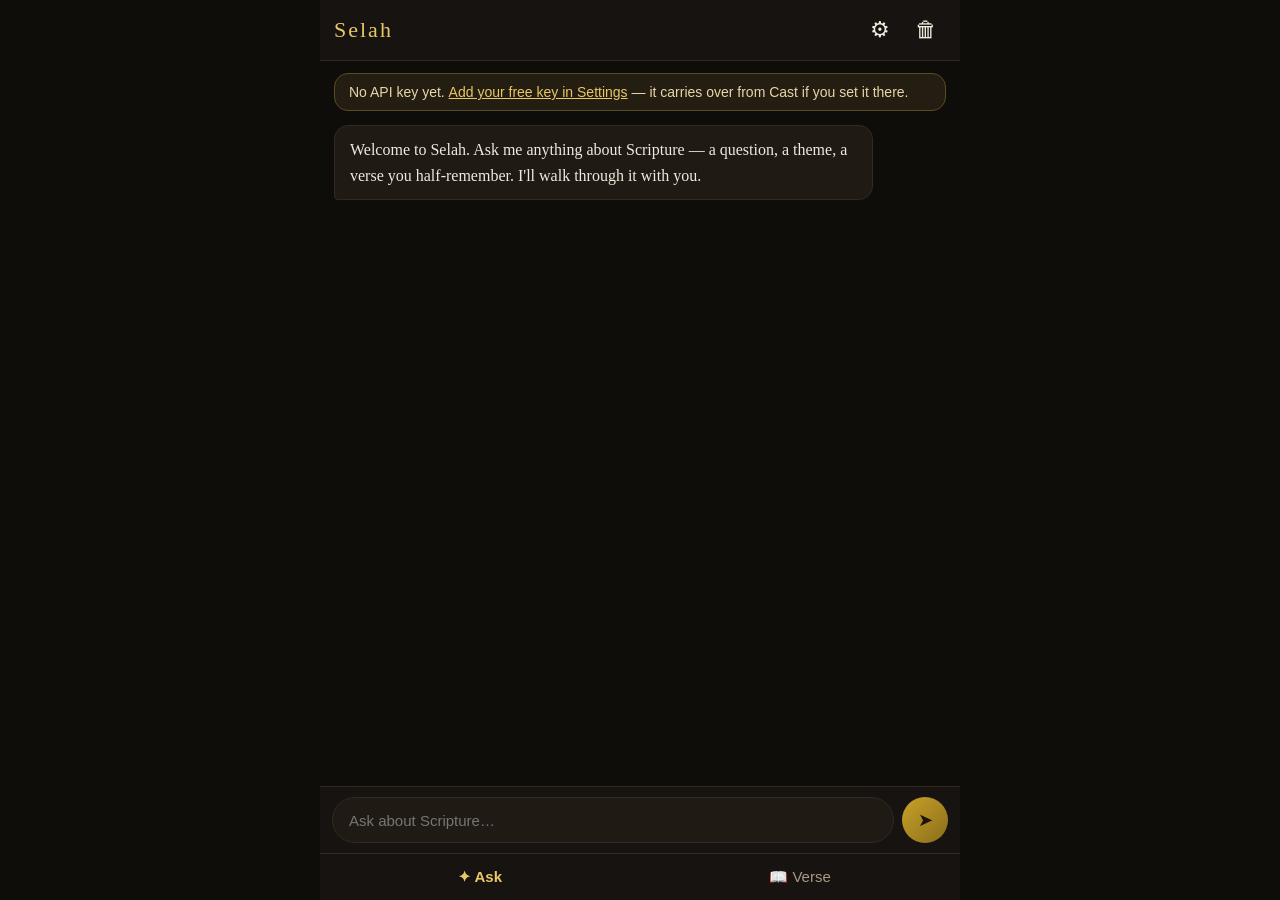
<file: selah/index.html>
<!DOCTYPE html>
<html lang="en">
<head>
<meta charset="UTF-8">
<meta name="viewport" content="width=device-width, initial-scale=1.0, viewport-fit=cover">
<title>Selah — A Bible Companion</title>
<link rel="manifest" href="manifest.json">
<link rel="icon" type="image/svg+xml" href="icon.svg">
<link rel="apple-touch-icon" href="icon.svg">
<link rel="stylesheet" href="styles.css">
</head>
<body>
<div id="app">

  <!-- ASK -->
  <section id="screen-ask" class="screen active">
    <header class="topbar"><h1>Selah</h1>
      <div class="topbar-actions">
        <button id="btn-settings" class="icon-btn" title="Settings">⚙</button>
        <button id="btn-clear" class="icon-btn" title="Clear conversation">🗑</button>
      </div>
    </header>
    <div id="key-warning" class="warning hidden">
      No API key yet. <button id="btn-key-warning" class="link-btn">Add your free key in Settings</button> — it carries over from Cast if you set it there.
    </div>
    <div id="messages" class="messages"></div>
    <div id="typing" class="typing hidden"><span></span><span></span><span></span></div>
    <footer class="composer">
      <input id="input" type="text" placeholder="Ask about Scripture…" autocomplete="off" maxlength="2000">
      <button id="btn-send" class="send-btn">➤</button>
    </footer>
  </section>

  <!-- VERSE -->
  <section id="screen-verse" class="screen">
    <header class="topbar"><h1>Verse</h1></header>
    <div class="verse-wrap">
      <div class="votd-label">Verse of the day</div>
      <div id="votd-ref" class="votd-ref"></div>
      <div id="votd-text" class="votd-text"></div>
      <div class="lookup">
        <input id="lookup-input" type="text" placeholder="e.g. Romans 12:2" autocomplete="off">
        <button id="btn-lookup" class="text-btn">Look up</button>
      </div>
      <div id="lookup-result" class="lookup-result"></div>
    </div>
  </section>

  <!-- SETTINGS -->
  <section id="screen-settings" class="screen">
    <header class="topbar">
      <button id="btn-settings-back" class="icon-btn">‹</button>
      <h1>Settings</h1>
    </header>
    <div class="form">
      <label>Provider
        <select id="s-provider">
          <option value="groq">Groq — free key, no card (recommended)</option>
          <option value="gemini">Google AI Studio (Gemini) — free key</option>
        </select>
      </label>
      <div id="key-field">
      <label>API key (Groq — free)
        <input id="s-key" type="password" placeholder="Pastes once, stays on this device" autocomplete="off">
      </label>
      <p class="hint">Free key at <b>console.groq.com/keys</b> — no credit card. Same key works in Cast and Selah.</p>
      </div>
      <label>Model<input id="s-model" type="text" placeholder="openai/gpt-oss-120b"></label>
      <button id="btn-test-key" class="text-btn">Test key</button>
      <div id="test-result" class="hint"></div>
      <p class="hint fine">Selah is a study companion, not a pastor. Answers are generated and may err — always check your own Bible.</p>
    </div>
  </section>

  <nav class="tabbar">
    <button id="tab-ask" class="tab active">✦ Ask</button>
    <button id="tab-verse" class="tab">📖 Verse</button>
  </nav>
</div>
<script src="app.js"></script>
</body>
</html>
</file>
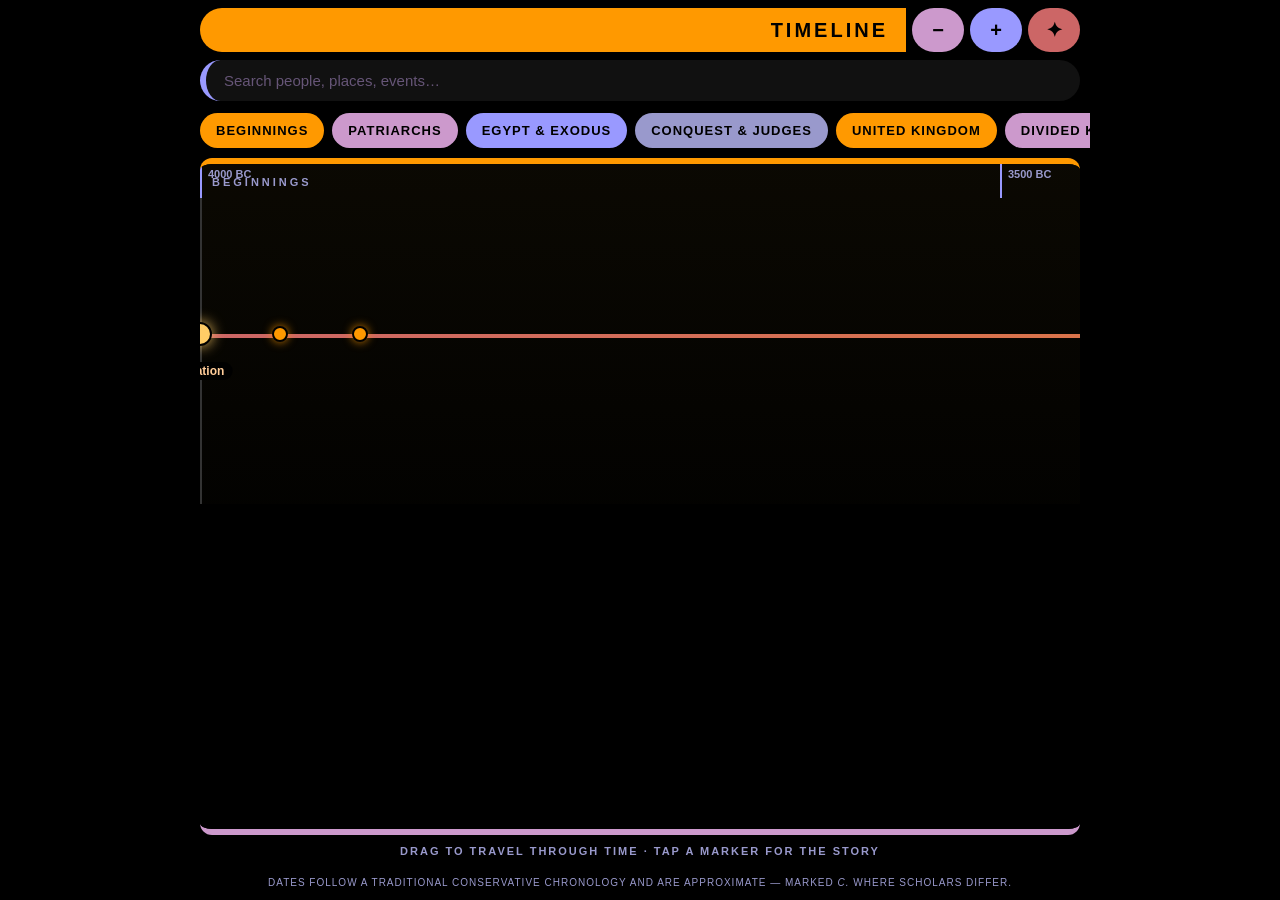
<file: timeline/index.html>
<!DOCTYPE html>
<html lang="en">
<head>
<meta charset="UTF-8">
<meta name="viewport" content="width=device-width, initial-scale=1.0, viewport-fit=cover">
<title>Timeline — A Bible Companion</title>
<link rel="manifest" href="manifest.json">
<link rel="icon" type="image/svg+xml" href="icon.svg">
<link rel="apple-touch-icon" href="icon.svg">
<link rel="stylesheet" href="styles.css?v=2">
</head>
<body>
<div id="app">
  <header class="topbar">
    <h1>Timeline</h1>
    <div class="topbar-actions">
      <button id="btn-zoom-out" class="icon-btn" title="Zoom out">−</button>
      <button id="btn-zoom-in" class="icon-btn" title="Zoom in">+</button>
      <button id="btn-today" class="icon-btn" title="Jump to Christ">✦</button>
    </div>
  </header>

  <div class="searchbar">
    <input id="search" type="text" placeholder="Search people, places, events…" autocomplete="off">
  </div>

  <nav id="era-nav" class="era-nav"></nav>

  <div id="viewport" class="viewport">
    <div id="track" class="track">
      <div id="eras" class="eras"></div>
      <div id="axis" class="axis"></div>
      <div id="events" class="events"></div>
    </div>
  </div>

  <div class="hint">Drag to travel through time · tap a marker for the story</div>

  <section id="detail" class="detail hidden">
    <button id="detail-close" class="detail-close">×</button>
    <div id="detail-era" class="detail-era"></div>
    <h2 id="detail-title"></h2>
    <div id="detail-date" class="detail-date"></div>
    <p id="detail-desc"></p>
    <div id="detail-refs" class="detail-refs"></div>
    <div id="verse-box" class="verse-box hidden">
      <div id="verse-ref" class="verse-ref"></div>
      <div id="verse-text" class="verse-text"></div>
    </div>
  </section>

  <footer class="footnote">Dates follow a traditional conservative chronology and are approximate — marked <i>c.</i> where scholars differ.</footer>
</div>
<script src="app.js?v=2"></script></script>
</body>
</html>
</file>
<file: styles.css>
/* LCARS start page — George's Station. Pure CSS, no frameworks. */

:root {
  --bg: #000000;
  --orange: #ff9900;
  --peach: #ffcc99;
  --purple: #cc99cc;
  --peri: #9999ff;
  --blue: #9999cc;
  --tan: #ffcc66;
  --red: #cc4444;
  --ink: #000000;
  --dim: #8a7a6a;
}

body.red-alert {
  --orange: #ff3333;
  --peach: #ff8888;
  --purple: #ff5555;
  --peri: #ff7777;
  --blue: #ff9999;
  --tan: #ffaa55;
}

* { box-sizing: border-box; }

body {
  margin: 0;
  background: var(--bg);
  color: var(--peach);
  font-family: "Helvetica Neue", Helvetica, Arial, sans-serif;
  -webkit-text-size-adjust: 100%;
  transition: background 0.4s;
}

.station {
  max-width: 960px;
  margin: 0 auto;
  padding: 12px 14px 28px;
}

/* ---------- Boot overlay ---------- */
.boot-overlay {
  position: fixed;
  inset: 0;
  background: #000;
  z-index: 50;
  display: flex;
  align-items: center;
  justify-content: center;
  transition: opacity 0.45s ease;
}

.boot-overlay.done {
  opacity: 0;
  pointer-events: none;
}

.boot-text {
  color: var(--orange);
  font-weight: 900;
  letter-spacing: 0.22em;
  font-size: clamp(0.85rem, 3.4vw, 1.2rem);
  text-align: center;
  padding: 0 20px;
}

/* ---------- Header sweep ---------- */
.lcars-header {
  display: flex;
  align-items: stretch;
  min-height: 84px;
}

.hdr-cap {
  background: var(--peach);
  color: var(--ink);
  border-radius: 42px 0 0 42px;
  display: flex;
  align-items: center;
  padding: 0 22px;
  font-weight: 900;
  letter-spacing: 0.18em;
  font-size: 1.05rem;
}

.hdr-title {
  background: #000;
  color: var(--orange);
  display: flex;
  align-items: center;
  padding: 0 20px;
  font-weight: 800;
  letter-spacing: 0.1em;
  font-size: clamp(1.15rem, 4.6vw, 2.3rem);
  white-space: nowrap;
}

.hdr-segs { display: flex; flex: 1; min-width: 60px; }
.hdr-segs div { flex: 1; }
.hdr-segs .s1 { background: var(--orange); }
.hdr-segs .s2 { background: var(--purple); }
.hdr-segs .s3 { background: var(--peri); border-radius: 0 42px 42px 0; }

.hdr-sub {
  display: flex;
  align-items: center;
  gap: 12px;
  margin: 8px 0 18px;
  flex-wrap: wrap;
}

.hs-pill {
  background: var(--blue);
  color: var(--ink);
  border-radius: 20px;
  padding: 6px 18px;
  font-weight: 800;
  letter-spacing: 0.12em;
  font-size: 0.8rem;
}

.hs-text {
  color: var(--purple);
  letter-spacing: 0.14em;
  font-size: 0.75rem;
  font-weight: 700;
}

.hs-dot { color: var(--orange); font-size: 1rem; }

.snd-toggle {
  margin-left: auto;
  background: #111;
  color: var(--tan);
  border: 2px solid var(--tan);
  border-radius: 18px;
  padding: 6px 16px;
  font-family: inherit;
  font-weight: 900;
  letter-spacing: 0.14em;
  font-size: 0.7rem;
  cursor: pointer;
  transition: filter 0.15s;
}

.snd-toggle:hover { filter: brightness(1.3); }
.snd-toggle[aria-pressed="false"] { opacity: 0.55; }

.blink { animation: blink 1.4s steps(2, start) infinite; }
@keyframes blink { to { visibility: hidden; } }

/* ---------- Panels ---------- */
.panel {
  margin-bottom: 22px;
  animation: panelIn 0.55s ease both;
}

main .panel:nth-child(1) { animation-delay: 0.05s; }
main .panel:nth-child(2) { animation-delay: 0.16s; }
main .panel:nth-child(3) { animation-delay: 0.27s; }
main .panel:nth-child(4) { animation-delay: 0.38s; }
main .panel:nth-child(5) { animation-delay: 0.49s; }

@keyframes panelIn {
  from { opacity: 0; transform: translateY(14px); }
  to { opacity: 1; transform: translateY(0); }
}

.panel-head {
  display: flex;
  align-items: stretch;
  margin-bottom: 10px;
  min-height: 44px;
}

.ph-pill {
  background: var(--orange);
  color: var(--ink);
  border-radius: 22px 0 0 22px;
  display: flex;
  align-items: center;
  padding: 0 20px;
  font-weight: 900;
  letter-spacing: 0.14em;
  font-size: 0.85rem;
  white-space: nowrap;
}

.ph-bar { display: flex; flex: 1; min-width: 40px; }
.ph-bar div { flex: 1; }
.ph-bar .b1 { background: var(--tan); }
.ph-bar .b2 { background: var(--purple); }
.ph-bar .b3 { background: var(--peri); border-radius: 0 22px 22px 0; }

.panel-body {
  border-left: 6px solid var(--orange);
  border-radius: 0 18px 18px 0;
  padding: 16px 18px;
  background: #0a0a0a;
}

/* ---------- Chronometer ---------- */
.chrono { text-align: left; }

.clock {
  font-size: clamp(2.2rem, 9vw, 3.6rem);
  font-weight: 800;
  letter-spacing: 0.08em;
  color: var(--peach);
  font-variant-numeric: tabular-nums;
}

.date-line {
  color: var(--purple);
  letter-spacing: 0.16em;
  font-size: 0.8rem;
  font-weight: 700;
  margin: 4px 0 12px;
}

.stardate-row {
  display: flex;
  align-items: baseline;
  gap: 14px;
  flex-wrap: wrap;
}

.sd-label {
  background: var(--peri);
  color: var(--ink);
  border-radius: 14px;
  padding: 4px 14px;
  font-weight: 900;
  letter-spacing: 0.14em;
  font-size: 0.75rem;
}

.stardate {
  color: var(--tan);
  font-size: clamp(1.2rem, 5vw, 1.8rem);
  font-weight: 700;
  letter-spacing: 0.1em;
  font-variant-numeric: tabular-nums;
}

/* ---------- Link grid ---------- */
.link-grid {
  display: grid;
  grid-template-columns: repeat(auto-fit, minmax(200px, 1fr));
  gap: 12px;
}

.lcars-btn {
  display: flex;
  flex-direction: column;
  justify-content: center;
  gap: 4px;
  border: none;
  cursor: pointer;
  text-decoration: none;
  border-radius: 28px;
  padding: 18px 22px;
  font-weight: 900;
  letter-spacing: 0.1em;
  font-size: 0.95rem;
  color: var(--ink);
  font-family: inherit;
  text-align: left;
  transition: filter 0.15s, transform 0.15s;
}

.lcars-btn:hover { filter: brightness(1.18); }
.lcars-btn:active { transform: scale(0.98); }

.btn-sub {
  font-size: 0.68rem;
  font-weight: 700;
  letter-spacing: 0.16em;
  opacity: 0.75;
}

/* ---------- Launch console (big app-uplink buttons) ---------- */
.launch-grid {
  grid-template-columns: repeat(auto-fit, minmax(150px, 1fr));
}

.launch-grid .lcars-btn {
  border-radius: 34px;
  padding: 22px 22px;
  font-size: 1.05rem;
}

.launch-note {
  color: var(--dim);
  font-size: 0.68rem;
  font-weight: 700;
  letter-spacing: 0.16em;
  margin: 12px 2px 0;
}

.c-orange { background: var(--orange); }
.c-purple { background: var(--purple); }
.c-peri { background: var(--peri); }
.c-tan { background: var(--tan); }
.c-red { background: var(--red); color: #fff; }

/* ---------- Ship's status ---------- */
.stat-row {
  display: flex;
  justify-content: space-between;
  align-items: baseline;
  gap: 12px;
  padding: 7px 0;
  border-bottom: 1px solid #222;
  flex-wrap: wrap;
}

.stat-dot {
  width: 9px;
  height: 9px;
  border-radius: 50%;
  background: var(--orange);
  flex: 0 0 auto;
  align-self: center;
  animation: dotblink 2.2s ease-in-out infinite;
}

.stat-dot.d2 { animation-duration: 3.1s; background: var(--peri); }
.stat-dot.d3 { animation-duration: 1.6s; background: var(--purple); }
.stat-dot.ok { background: var(--tan); animation: dotblink 4s ease-in-out infinite; }

@keyframes dotblink {
  0%, 100% { opacity: 1; }
  50% { opacity: 0.25; }
}

.stat-label {
  color: var(--peri);
  font-weight: 700;
  letter-spacing: 0.12em;
  font-size: 0.8rem;
  flex: 1;
}

.stat-val {
  color: var(--peach);
  font-weight: 800;
  letter-spacing: 0.06em;
  font-variant-numeric: tabular-nums;
}

.stat-val.ok { color: var(--tan); }

/* ---------- Power distribution ---------- */
.pwr-block {
  margin: 14px 0 4px;
  background: #111;
  border-radius: 14px;
  padding: 12px 16px 14px;
  border: 1px solid #2a2a2a;
}

.pwr-title {
  color: var(--blue);
  font-size: 0.7rem;
  font-weight: 900;
  letter-spacing: 0.2em;
  margin-bottom: 10px;
}

.pwr-row {
  display: flex;
  align-items: center;
  gap: 10px;
  margin: 8px 0;
}

.pwr-label {
  color: var(--peri);
  font-size: 0.68rem;
  font-weight: 800;
  letter-spacing: 0.12em;
  width: 64px;
  flex: 0 0 auto;
}

.pwr-bar {
  flex: 1;
  height: 12px;
  background: #1c1c1c;
  border-radius: 8px;
  overflow: hidden;
}

.pwr-fill {
  height: 100%;
  width: 0%;
  border-radius: 8px;
  transition: width 1.2s ease;
}

.pwr-fill.f-warp { background: var(--orange); }
.pwr-fill.f-impulse { background: var(--tan); }
.pwr-fill.f-shield { background: var(--peri); }
.pwr-fill.f-sensor { background: var(--purple); }

.pwr-val {
  color: var(--peach);
  font-size: 0.72rem;
  font-weight: 800;
  width: 48px;
  text-align: right;
  font-variant-numeric: tabular-nums;
}

.tip-box {
  margin: 14px 0;
  background: #111;
  border-radius: 14px;
  padding: 12px 16px;
  border: 1px solid #2a2a2a;
}

.tip-label {
  background: var(--purple);
  color: var(--ink);
  border-radius: 12px;
  padding: 3px 12px;
  font-size: 0.68rem;
  font-weight: 900;
  letter-spacing: 0.16em;
}

.tip-text {
  color: var(--peach);
  letter-spacing: 0.04em;
  line-height: 1.5;
  margin: 10px 0 2px;
  min-height: 2.6em;
}

.alert-btn { width: 100%; align-items: center; text-align: center; }

body.red-alert .alert-btn { animation: alertpulse 1s ease-in-out infinite; }
@keyframes alertpulse {
  0%, 100% { filter: brightness(1); }
  50% { filter: brightness(1.6); }
}

body.red-alert .station {
  animation: rededge 1s ease-in-out infinite;
}

@keyframes rededge {
  0%, 100% { box-shadow: inset 0 0 0 0 rgba(255, 51, 51, 0); }
  50% { box-shadow: inset 0 0 42px 6px rgba(255, 51, 51, 0.28); }
}

/* ---------- Captain's log ---------- */
#captainsLog {
  width: 100%;
  background: #000;
  color: var(--peach);
  border: 2px solid var(--orange);
  border-radius: 14px;
  padding: 14px;
  font-family: inherit;
  font-size: 0.95rem;
  letter-spacing: 0.03em;
  line-height: 1.55;
  resize: vertical;
}

#captainsLog:focus { outline: none; border-color: var(--tan); }

.log-foot {
  display: flex;
  justify-content: space-between;
  align-items: center;
  margin-top: 10px;
  gap: 10px;
  flex-wrap: wrap;
}

.log-status {
  color: var(--blue);
  font-size: 0.75rem;
  font-weight: 700;
  letter-spacing: 0.16em;
}

.mini-btn {
  background: var(--blue);
  color: var(--ink);
  border: none;
  border-radius: 18px;
  padding: 8px 20px;
  font-weight: 900;
  letter-spacing: 0.12em;
  font-size: 0.72rem;
  cursor: pointer;
  font-family: inherit;
}

.mini-btn:hover { filter: brightness(1.18); }

/* ---------- Footer ---------- */
.foot {
  display: flex;
  justify-content: space-between;
  flex-wrap: wrap;
  gap: 8px;
  color: var(--dim);
  font-size: 0.7rem;
  letter-spacing: 0.18em;
  font-weight: 700;
  padding-top: 8px;
  border-top: 3px solid var(--orange);
}

/* ---------- Small screens ---------- */
@media (max-width: 520px) {
  .station { padding: 8px 10px 22px; }
  .hdr-cap { padding: 0 14px; font-size: 0.85rem; }
  .hdr-title { padding: 0 12px; }
  .panel-body { padding: 12px 14px; }
  .link-grid { grid-template-columns: 1fr; }
}

/* ---------- Reduced motion ---------- */
@media (prefers-reduced-motion: reduce) {
  .panel { animation: none; }
  .blink, .stat-dot { animation: none; }
  body.red-alert .alert-btn, body.red-alert .station { animation: none; }
  .pwr-fill { transition: none; }
  .boot-overlay { display: none; }
}
</file>
<file: cast/styles.css>
:root{
  --bg:#101014; --panel:#17171d; --panel2:#1e1e26; --line:#2a2a34;
  --text:#eceaf2; --dim:#9a97a8; --accent:#e5486f; --accent2:#7c5cff;
  --bubble-me:#2b3a67; --radius:14px;
}
*{box-sizing:border-box; -webkit-tap-highlight-color:transparent;}
html,body{margin:0;padding:0;height:100%;}
body{
  background:var(--bg); color:var(--text);
  font-family:-apple-system,BlinkMacSystemFont,"Segoe UI",Roboto,Helvetica,Arial,sans-serif;
  overscroll-behavior-y:none;
}
#app{max-width:640px;margin:0 auto;height:100dvh;display:flex;flex-direction:column;}
.screen{display:none;flex-direction:column;height:100%;}
.screen.active{display:flex;}

.topbar{
  display:flex;align-items:center;gap:10px;
  padding:calc(10px + env(safe-area-inset-top)) 14px 10px;
  background:var(--panel);border-bottom:1px solid var(--line);
  position:sticky;top:0;z-index:5;
}
.topbar h1{margin:0;font-size:20px;letter-spacing:.5px;flex:1;}
.topbar h1::first-letter{color:var(--accent);}
.topbar-actions{display:flex;gap:6px;}
.icon-btn{
  background:none;border:none;color:var(--text);font-size:22px;cursor:pointer;
  width:40px;height:40px;border-radius:10px;line-height:1;
}
.icon-btn:active{background:var(--panel2);}
.text-btn{
  background:var(--accent);border:none;color:#fff;font-weight:600;
  padding:9px 16px;border-radius:10px;font-size:15px;cursor:pointer;
}
.link-btn{background:none;border:none;color:var(--accent);font-size:inherit;cursor:pointer;text-decoration:underline;padding:0;}
.warning{
  margin:12px 14px 0;padding:10px 14px;background:#2a1a20;border:1px solid #5a2a38;
  border-radius:var(--radius);font-size:14px;color:#f0b8c6;
}
.hidden{display:none !important;}

/* roster */
.roster{
  display:grid;grid-template-columns:1fr 1fr;gap:12px;
  padding:14px;overflow-y:auto;
}
.card{
  background:var(--panel);border:1px solid var(--line);border-radius:var(--radius);
  padding:16px 12px;text-align:center;cursor:pointer;position:relative;
}
.card:active{transform:scale(.97);}
.card .avatar{font-size:44px;display:block;margin-bottom:8px;}
.card .cname{font-weight:700;font-size:16px;}
.card .ctag{font-size:12px;color:var(--dim);margin-top:4px;line-height:1.35;}
.card .edit-dot{
  position:absolute;top:8px;right:8px;font-size:14px;opacity:.55;
  background:none;border:none;cursor:pointer;color:var(--text);
}

/* chat */
.chat-topbar .chat-title{display:flex;align-items:center;gap:10px;flex:1;}
.avatar{
  width:38px;height:38px;border-radius:50%;background:var(--panel2);
  display:inline-flex;align-items:center;justify-content:center;font-size:22px;flex:none;
}
.chat-name{font-weight:700;font-size:16px;}
.chat-status{font-size:12px;color:#7ddf9a;}
.messages{flex:1;overflow-y:auto;padding:14px;display:flex;flex-direction:column;gap:10px;}
.msg{max-width:82%;padding:10px 14px;border-radius:var(--radius);line-height:1.45;font-size:15px;white-space:pre-wrap;word-wrap:break-word;}
.msg.them{background:var(--panel2);border:1px solid var(--line);align-self:flex-start;border-bottom-left-radius:4px;}
.msg.me{background:var(--bubble-me);align-self:flex-end;border-bottom-right-radius:4px;}
.msg.error{background:#3a1a1a;border:1px solid #7a2a2a;color:#f0b0b0;align-self:center;max-width:94%;font-size:13px;}
.typing{display:flex;gap:5px;padding:6px 18px;}
.typing span{width:8px;height:8px;border-radius:50%;background:var(--dim);animation:blink 1.2s infinite;}
.typing span:nth-child(2){animation-delay:.2s;}
.typing span:nth-child(3){animation-delay:.4s;}
@keyframes blink{0%,60%,100%{opacity:.25;}30%{opacity:1;}}
.composer{
  display:flex;gap:8px;padding:10px 12px calc(10px + env(safe-area-inset-bottom));
  background:var(--panel);border-top:1px solid var(--line);
}
.composer input{
  flex:1;background:var(--panel2);border:1px solid var(--line);color:var(--text);
  border-radius:24px;padding:12px 16px;font-size:15px;outline:none;
}
.composer input:focus{border-color:var(--accent);}
.send-btn{
  width:46px;height:46px;border-radius:50%;border:none;flex:none;
  background:linear-gradient(135deg,var(--accent),var(--accent2));color:#fff;
  font-size:18px;cursor:pointer;
}

/* forms */
.form{padding:16px 14px;overflow-y:auto;display:flex;flex-direction:column;gap:14px;}
.form label{display:flex;flex-direction:column;gap:6px;font-size:13px;color:var(--dim);font-weight:600;}
.form input,.form textarea,.form select{
  background:var(--panel2);border:1px solid var(--line);color:var(--text);
  border-radius:10px;padding:12px;font-size:15px;font-family:inherit;outline:none;resize:vertical;
}
.form input:focus,.form textarea:focus,.form select:focus{border-color:var(--accent);}
.hint{font-size:13px;color:var(--dim);line-height:1.5;margin:0;}
.hint b{color:var(--text);}
.danger-btn{
  background:none;border:1px solid #7a2a2a;color:#f08a8a;border-radius:10px;
  padding:12px;font-size:15px;cursor:pointer;margin-top:8px;
}
</file>
<file: selah/styles.css>
:root{
  --bg:#0f0d0a; --panel:#171310; --panel2:#201a15; --line:#33291f;
  --text:#f0e9dc; --dim:#a89a83; --gold:#c9a227; --gold2:#e8c766;
  --radius:14px;
}
*{box-sizing:border-box; -webkit-tap-highlight-color:transparent;}
html,body{margin:0;padding:0;height:100%;}
body{
  background:var(--bg); color:var(--text);
  font-family:Georgia,"Times New Roman",serif;
  overscroll-behavior-y:none;
}
#app{max-width:640px;margin:0 auto;height:100dvh;display:flex;flex-direction:column;}
.screen{display:none;flex-direction:column;flex:1;min-height:0;}
.screen.active{display:flex;}
.topbar{
  display:flex;align-items:center;gap:10px;
  padding:calc(10px + env(safe-area-inset-top)) 14px 10px;
  background:var(--panel);border-bottom:1px solid var(--line);
}
.topbar h1{margin:0;font-size:22px;letter-spacing:2px;flex:1;color:var(--gold2);font-weight:normal;}
.topbar-actions{display:flex;gap:6px;}
.icon-btn{background:none;border:none;color:var(--text);font-size:22px;cursor:pointer;width:40px;height:40px;border-radius:10px;font-family:-apple-system,sans-serif;}
.icon-btn:active{background:var(--panel2);}
.text-btn{background:var(--gold);border:none;color:#1a1409;font-weight:700;padding:10px 18px;border-radius:10px;font-size:15px;cursor:pointer;font-family:-apple-system,sans-serif;}
.link-btn{background:none;border:none;color:var(--gold2);font-size:inherit;cursor:pointer;text-decoration:underline;padding:0;font-family:inherit;}
.warning{margin:12px 14px 0;padding:10px 14px;background:#241d12;border:1px solid #5a4a26;border-radius:var(--radius);font-size:14px;color:#e8d5a8;font-family:-apple-system,sans-serif;}
.hidden{display:none !important;}

.messages{flex:1;overflow-y:auto;padding:14px;display:flex;flex-direction:column;gap:12px;}
.msg{max-width:88%;padding:11px 15px;border-radius:var(--radius);line-height:1.6;font-size:16px;white-space:pre-wrap;word-wrap:break-word;}
.msg.them{background:var(--panel2);border:1px solid var(--line);align-self:flex-start;border-bottom-left-radius:4px;}
.msg.me{background:#2c2417;border:1px solid #4a3d22;align-self:flex-end;border-bottom-right-radius:4px;font-family:-apple-system,sans-serif;font-size:15px;}
.msg .ref{color:var(--gold2);font-weight:bold;}
.msg.error{background:#3a1a1a;border:1px solid #7a2a2a;color:#f0b0b0;align-self:center;max-width:94%;font-size:13px;font-family:-apple-system,sans-serif;}
.typing{display:flex;gap:5px;padding:6px 18px;}
.typing span{width:8px;height:8px;border-radius:50%;background:var(--dim);animation:blink 1.2s infinite;}
.typing span:nth-child(2){animation-delay:.2s;}
.typing span:nth-child(3){animation-delay:.4s;}
@keyframes blink{0%,60%,100%{opacity:.25;}30%{opacity:1;}}
.composer{display:flex;gap:8px;padding:10px 12px calc(10px + env(safe-area-inset-bottom));background:var(--panel);border-top:1px solid var(--line);}
.composer input{flex:1;background:var(--panel2);border:1px solid var(--line);color:var(--text);border-radius:24px;padding:12px 16px;font-size:15px;outline:none;font-family:-apple-system,sans-serif;}
.composer input:focus{border-color:var(--gold);}
.send-btn{width:46px;height:46px;border-radius:50%;border:none;flex:none;background:linear-gradient(135deg,var(--gold),#8a6d1c);color:#1a1409;font-size:18px;cursor:pointer;}

.verse-wrap{padding:20px 18px;overflow-y:auto;display:flex;flex-direction:column;gap:10px;}
.votd-label{font-size:12px;letter-spacing:3px;color:var(--dim);text-transform:uppercase;font-family:-apple-system,sans-serif;}
.votd-ref{font-size:20px;color:var(--gold2);}
.votd-text{font-size:19px;line-height:1.7;font-style:italic;}
.lookup{display:flex;gap:8px;margin-top:14px;}
.lookup input{flex:1;background:var(--panel2);border:1px solid var(--line);color:var(--text);border-radius:10px;padding:12px;font-size:15px;outline:none;font-family:-apple-system,sans-serif;}
.lookup-result{font-size:17px;line-height:1.7;}
.lookup-result .ref{color:var(--gold2);font-weight:bold;display:block;margin-bottom:6px;}

.form{padding:16px 14px;overflow-y:auto;display:flex;flex-direction:column;gap:14px;font-family:-apple-system,sans-serif;}
.form label{display:flex;flex-direction:column;gap:6px;font-size:13px;color:var(--dim);font-weight:600;}
.form input{background:var(--panel2);border:1px solid var(--line);color:var(--text);border-radius:10px;padding:12px;font-size:15px;outline:none;font-family:inherit;}
.form input:focus{border-color:var(--gold);}
.hint{font-size:13px;color:var(--dim);line-height:1.5;margin:0;}
.hint b{color:var(--text);}
.hint.fine{font-style:italic;}

.tabbar{display:flex;background:var(--panel);border-top:1px solid var(--line);padding-bottom:env(safe-area-inset-bottom);}
.tab{flex:1;background:none;border:none;color:var(--dim);font-size:15px;padding:14px;cursor:pointer;font-family:-apple-system,sans-serif;}
.tab.active{color:var(--gold2);font-weight:700;}
</file>
<file: timeline/styles.css>
/* LCARS skin for Timeline */
:root{
  --bg:#000000; --panel:#0a0a0a;
  --lcars-orange:#ff9900; --lcars-peach:#ffcc99; --lcars-lav:#cc99cc;
  --lcars-blue:#9999ff; --lcars-sky:#9999cc; --lcars-rose:#cc6666;
  --lcars-cream:#ffcc99; --lcars-gold:#ffcc66;
  --text:#ffcc99; --dim:#9999cc;
  --radius:14px;
}
*{box-sizing:border-box; -webkit-tap-highlight-color:transparent;}
html,body{margin:0;padding:0;height:100%;}
body{
  background:var(--bg); color:var(--text);
  font-family:"Helvetica Neue",Helvetica,Arial,sans-serif;
  overscroll-behavior:none;
}
#app{max-width:900px;margin:0 auto;height:100dvh;display:flex;flex-direction:column;}
.hidden{display:none !important;}

/* LCARS top bar with elbow */
.topbar{
  display:flex;align-items:stretch;gap:6px;flex:none;
  padding:calc(8px + env(safe-area-inset-top)) 10px 0;
  background:var(--bg);
}
.topbar h1{
  margin:0;flex:1;display:flex;align-items:center;justify-content:flex-end;
  background:var(--lcars-orange);color:#000;
  font-size:20px;letter-spacing:3px;font-weight:700;text-transform:uppercase;
  padding:10px 18px;border-radius:24px 0 0 24px;
}
.topbar-actions{display:flex;gap:6px;}
.icon-btn{
  border:none;cursor:pointer;width:52px;height:44px;border-radius:22px;
  font-size:20px;font-weight:700;color:#000;font-family:inherit;
}
#btn-zoom-out{background:var(--lcars-lav);}
#btn-zoom-in{background:var(--lcars-blue);}
#btn-today{background:var(--lcars-rose);}
.icon-btn:active{filter:brightness(1.25);}

/* search */
.searchbar{padding:8px 10px 2px;flex:none;}
.searchbar input{
  width:100%;background:#111;border:none;color:var(--lcars-cream);
  border-radius:22px;padding:12px 18px;font-size:15px;outline:none;font-family:inherit;
  border-left:6px solid var(--lcars-blue);
}
.searchbar input::placeholder{color:#665577;}

/* era nav — LCARS pills */
.era-nav{display:flex;gap:8px;overflow-x:auto;padding:10px;flex:none;scrollbar-width:none;}
.era-nav::-webkit-scrollbar{display:none;}
.era-chip{
  flex:none;border:none;cursor:pointer;border-radius:20px;padding:10px 16px;
  font-size:13px;font-weight:700;letter-spacing:1px;text-transform:uppercase;color:#000;
  font-family:inherit;
}
.era-chip:nth-child(4n+1){background:var(--lcars-orange);}
.era-chip:nth-child(4n+2){background:var(--lcars-lav);}
.era-chip:nth-child(4n+3){background:var(--lcars-blue);}
.era-chip:nth-child(4n+4){background:var(--lcars-sky);}
.era-chip:active{filter:brightness(1.25);}

/* timeline viewport */
.viewport{
  flex:1;overflow:auto;position:relative;min-height:220px;
  background:#000;border-top:6px solid var(--lcars-orange);
  border-bottom:6px solid var(--lcars-lav);margin:0 10px;border-radius:12px;
}
.track{position:relative;height:340px;}
.eras{position:absolute;inset:0;}
.era-band{position:absolute;top:0;bottom:0;border-left:2px solid #333;padding:8px 10px;overflow:hidden;}
.era-band span{
  font-size:11px;letter-spacing:3px;text-transform:uppercase;color:var(--dim);
  white-space:nowrap;font-weight:700;
}
.axis{position:absolute;left:0;right:0;top:0;height:34px;}
.tick{position:absolute;top:0;font-size:11px;color:var(--lcars-sky);
  border-left:2px solid var(--lcars-blue);padding:4px 0 0 6px;height:34px;white-space:nowrap;font-weight:700;}
.center-line{position:absolute;left:0;right:0;top:170px;height:4px;
  background:linear-gradient(90deg,var(--lcars-rose),var(--lcars-orange),var(--lcars-lav));border-radius:2px;}
.events{position:absolute;inset:0;}
.event-dot{
  position:absolute;top:170px;width:16px;height:16px;margin:-8px 0 0 -8px;border-radius:50%;
  background:var(--lcars-orange);border:2px solid #000;cursor:pointer;
  box-shadow:0 0 10px rgba(255,153,0,.8);
}
.event-dot:active{transform:scale(1.4);}
.event-dot.major{width:24px;height:24px;margin:-12px 0 0 -12px;background:var(--lcars-gold);
  box-shadow:0 0 14px rgba(255,204,102,.9);}
.event-dot.dim{opacity:.2;}
.event-label{
  position:absolute;top:198px;transform:translateX(-50%);font-size:12px;color:var(--lcars-cream);
  white-space:nowrap;max-width:150px;overflow:hidden;text-overflow:ellipsis;font-weight:600;
  background:#000;padding:2px 8px;border-radius:10px;
}
.event-label.above{top:116px;}
.event-label.dim{opacity:.2;}

.hint{text-align:center;font-size:11px;letter-spacing:2px;text-transform:uppercase;color:var(--dim);
  padding:10px;flex:none;font-weight:700;}

/* detail sheet */
.detail{
  position:fixed;left:0;right:0;bottom:0;max-width:900px;margin:0 auto;max-height:72dvh;overflow-y:auto;
  background:#0a0a0a;border-top:8px solid var(--lcars-orange);border-radius:24px 24px 0 0;
  padding:18px 20px calc(20px + env(safe-area-inset-bottom));z-index:20;
  animation:slideup .25s ease-out;
}
@keyframes slideup{from{transform:translateY(40px);opacity:0;}to{transform:none;opacity:1;}}
.detail-close{position:absolute;top:10px;right:14px;background:var(--lcars-rose);border:none;color:#000;
  font-size:20px;font-weight:700;cursor:pointer;width:38px;height:38px;border-radius:50%;line-height:1;}
.detail-era{font-size:11px;letter-spacing:3px;text-transform:uppercase;color:var(--lcars-blue);
  font-weight:700;margin-bottom:6px;}
.detail h2{margin:0 0 4px;font-size:24px;color:var(--lcars-gold);font-weight:700;}
.detail-date{color:var(--lcars-peach);font-size:15px;margin-bottom:10px;font-style:italic;}
.detail p{line-height:1.7;font-size:16px;margin:0 0 12px;color:var(--lcars-cream);}
.detail-refs{display:flex;flex-wrap:wrap;gap:8px;margin-bottom:8px;}
.ref-chip{
  background:var(--lcars-lav);border:none;color:#000;border-radius:16px;
  padding:8px 14px;font-size:13px;font-weight:700;cursor:pointer;font-family:inherit;
}
.ref-chip:active{filter:brightness(1.25);}
.verse-box{margin-top:10px;padding:14px;background:#111;border-left:6px solid var(--lcars-blue);border-radius:0 12px 12px 0;}
.verse-ref{color:var(--lcars-gold);font-weight:700;margin-bottom:6px;}
.verse-text{font-style:italic;line-height:1.7;font-size:16px;color:var(--lcars-cream);}

.footnote{flex:none;text-align:center;font-size:10px;letter-spacing:1px;color:var(--dim);
  padding:8px 16px calc(10px + env(safe-area-inset-bottom));line-height:1.5;text-transform:uppercase;}
</file>
